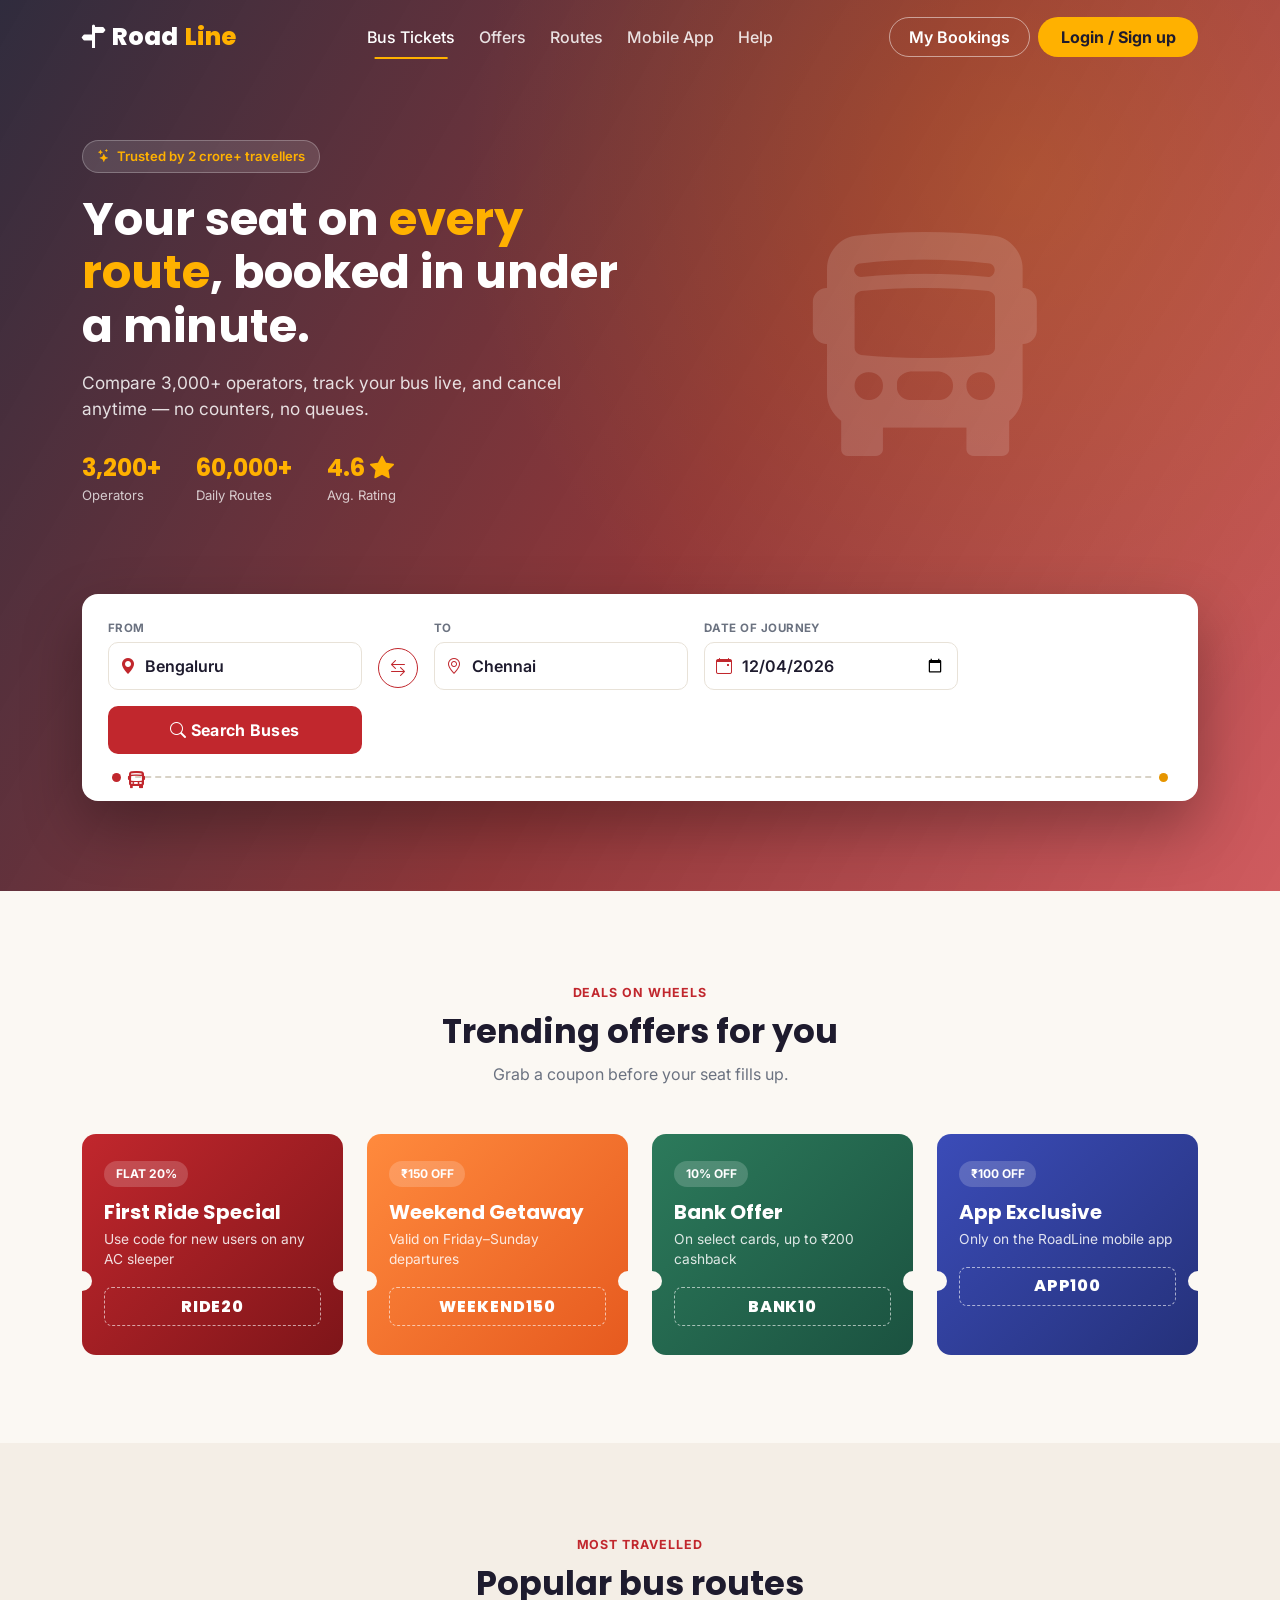
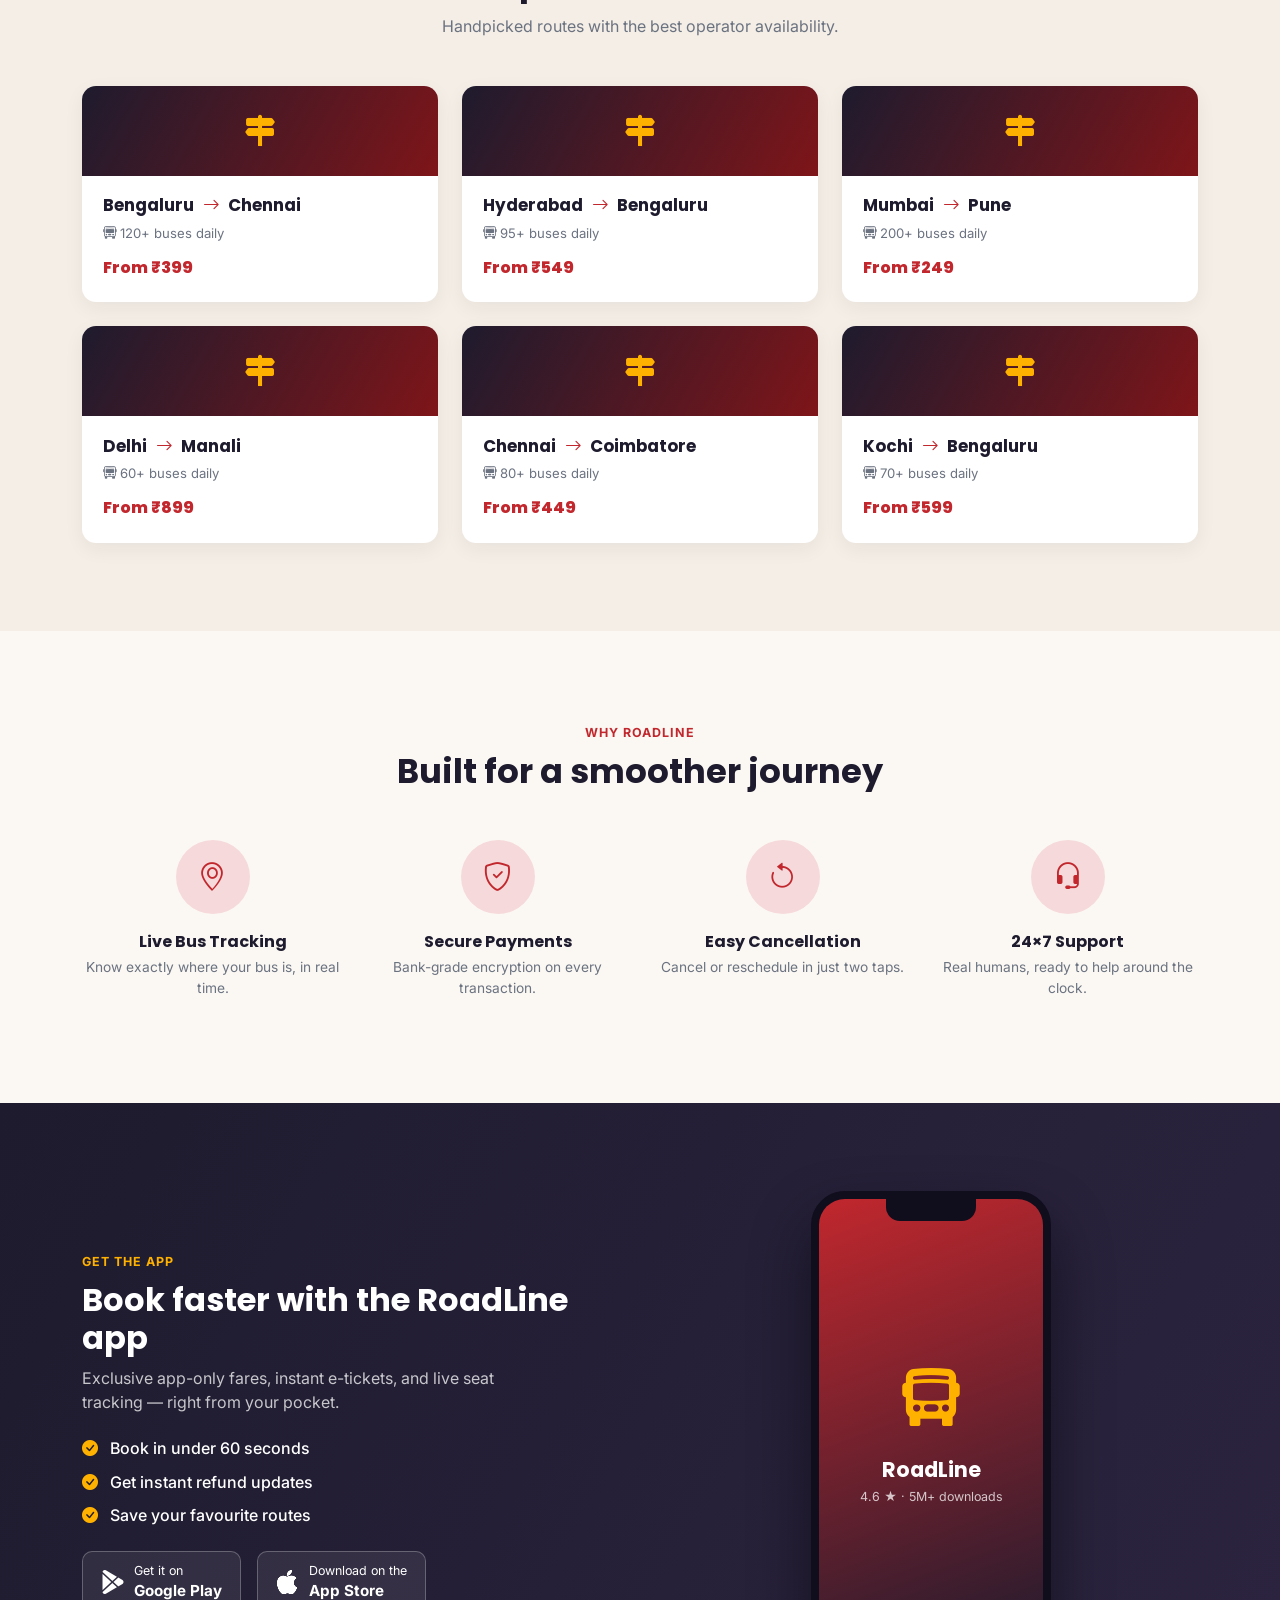
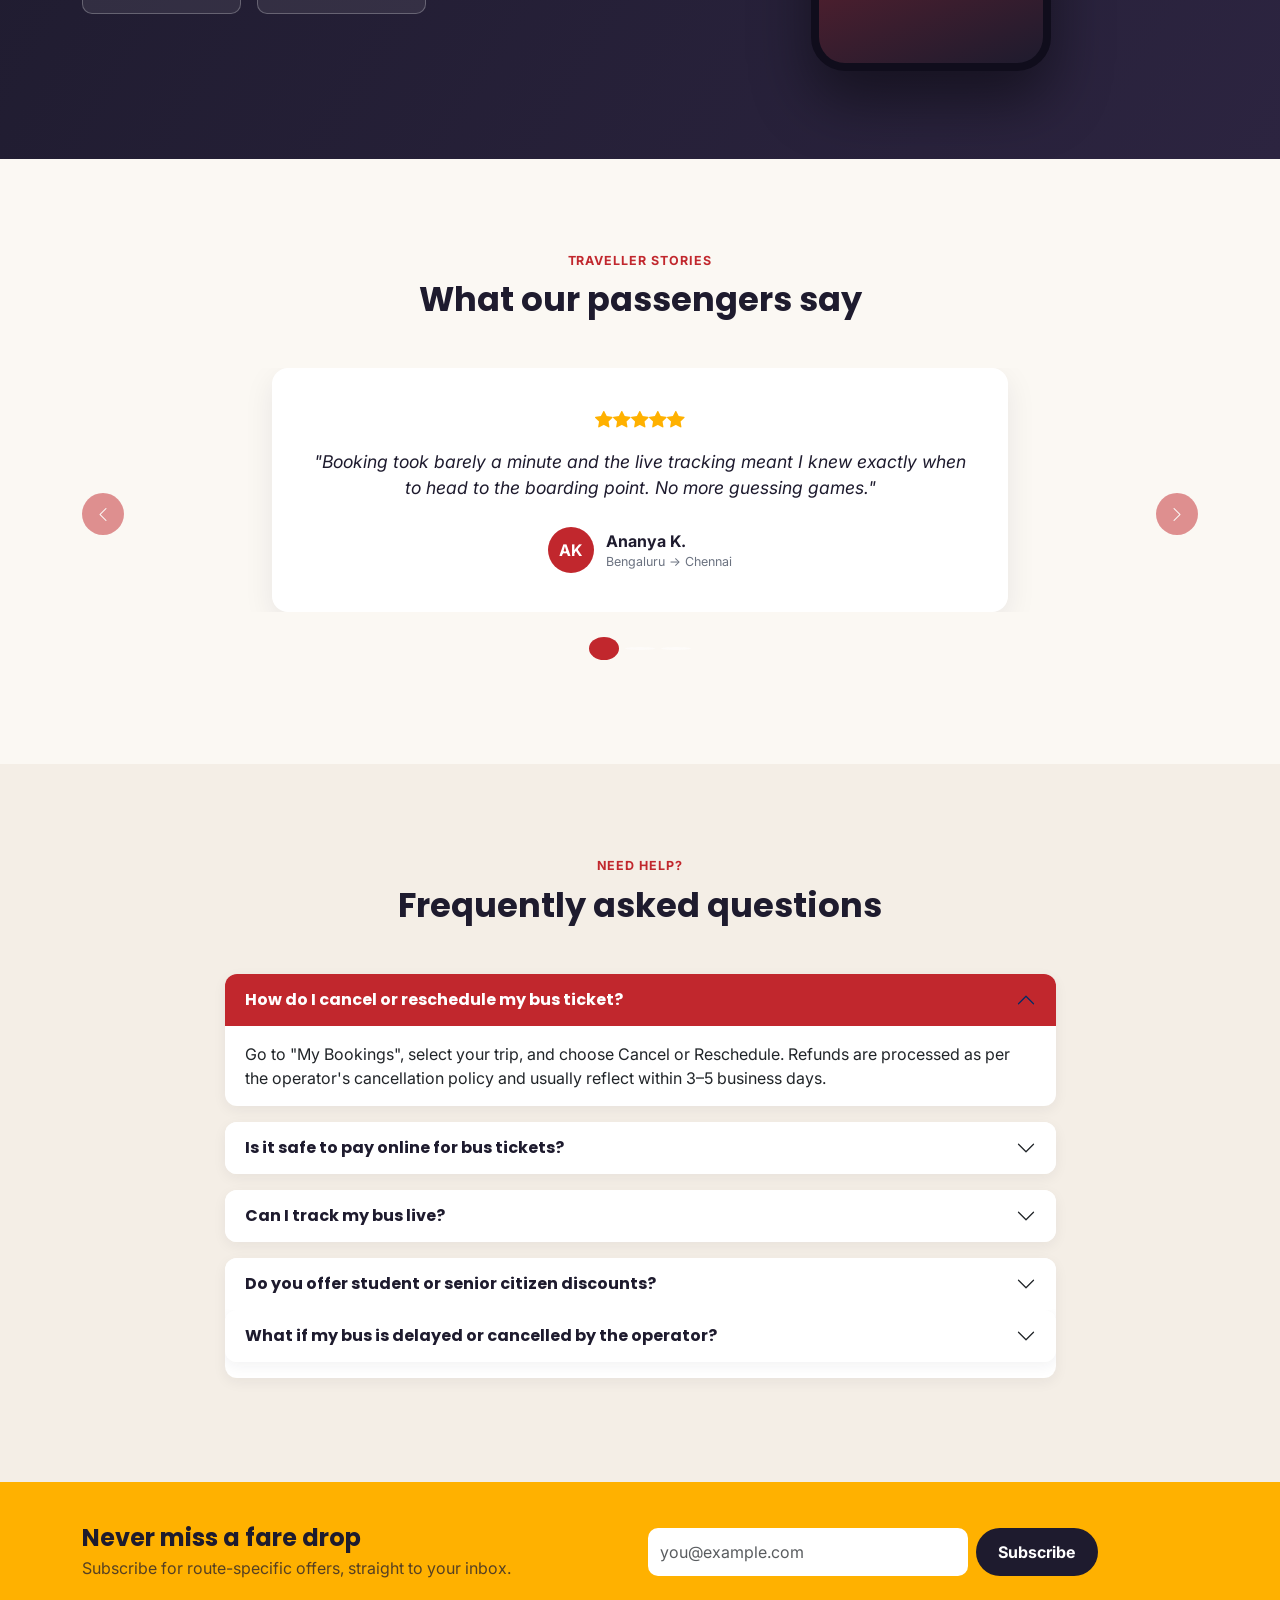
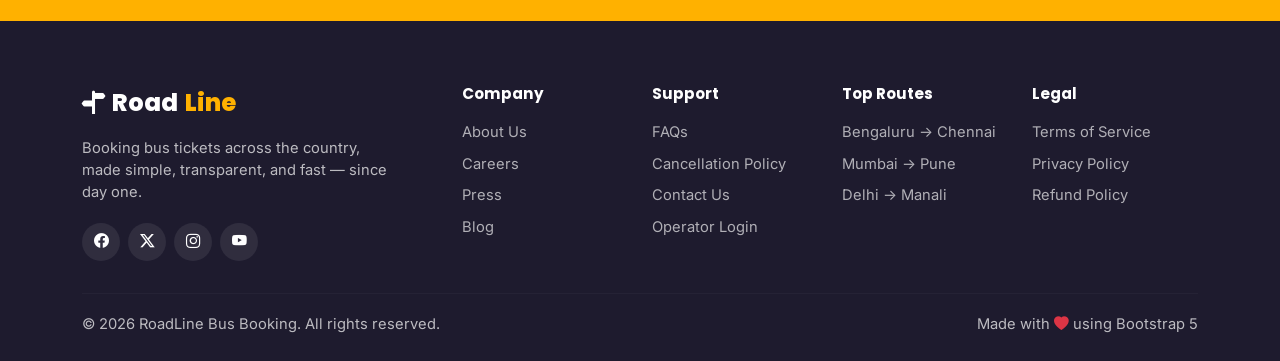
<file: index.html>
<!DOCTYPE html>
<html lang="en">
<head>
<meta charset="UTF-8">
<meta name="viewport" content="width=device-width, initial-scale=1.0">
<title>RoadLine Bus Booking | Book Bus Tickets Online</title>
<meta name="description" content="Book bus tickets online with RoadLine — India-inspired bus ticket booking landing page built with Bootstrap 5.">

<!-- Google Fonts -->
<link rel="preconnect" href="https://fonts.googleapis.com">
<link href="https://fonts.googleapis.com/css2?family=Poppins:wght@500;600;700;800&family=Inter:wght@400;500;600&display=swap" rel="stylesheet">

<!-- Bootstrap 5 CSS -->
<link href="https://cdn.jsdelivr.net/npm/bootstrap@5.3.3/dist/css/bootstrap.min.css" rel="stylesheet">
<!-- Bootstrap Icons -->
<link href="https://cdn.jsdelivr.net/npm/bootstrap-icons@1.11.3/font/bootstrap-icons.css" rel="stylesheet">
<!-- Custom CSS -->
<link href="styles.css" rel="stylesheet">
</head>
<body>

<!-- ===================== NAVBAR ===================== -->
<nav class="navbar navbar-expand-lg navbar-light fixed-top rb-navbar" id="mainNav">
  <div class="container">
    <a class="navbar-brand rb-logo" href="#top">
      <i class="bi bi-signpost-split-fill"></i> Road<span>Line</span>
    </a>
    <button class="navbar-toggler" type="button" data-bs-toggle="collapse" data-bs-target="#navMenu" aria-controls="navMenu" aria-expanded="false" aria-label="Toggle navigation">
      <span class="navbar-toggler-icon"></span>
    </button>
    <div class="collapse navbar-collapse" id="navMenu">
      <ul class="navbar-nav mx-auto mb-2 mb-lg-0 gap-lg-2">
        <li class="nav-item"><a class="nav-link active" href="#top">Bus Tickets</a></li>
        <li class="nav-item"><a class="nav-link" href="#offers">Offers</a></li>
        <li class="nav-item"><a class="nav-link" href="#routes">Routes</a></li>
        <li class="nav-item"><a class="nav-link" href="#app">Mobile App</a></li>
        <li class="nav-item"><a class="nav-link" href="#faq">Help</a></li>
      </ul>
      <div class="d-flex gap-2">
        <a href="#" class="btn btn-outline-light rb-btn-outline">My Bookings</a>
        <a href="#" class="btn rb-btn-amber">Login / Sign up</a>
      </div>
    </div>
  </div>
</nav>

<!-- ===================== HERO ===================== -->
<header class="rb-hero" id="top">
  <div class="rb-hero-overlay"></div>
  <div class="container position-relative">
    <div class="row align-items-center">
      <div class="col-lg-6 rb-hero-text" data-reveal>
        <span class="rb-eyebrow"><i class="bi bi-stars"></i> Trusted by 2 crore+ travellers</span>
        <h1>Your seat on <span>every route</span>, booked in under a minute.</h1>
        <p class="rb-hero-sub">Compare 3,000+ operators, track your bus live, and cancel anytime — no counters, no queues.</p>
        <div class="rb-hero-stats">
          <div><strong>3,200+</strong><span>Operators</span></div>
          <div><strong>60,000+</strong><span>Daily Routes</span></div>
          <div><strong>4.6 <i class="bi bi-star-fill"></i></strong><span>Avg. Rating</span></div>
        </div>
      </div>
      <div class="col-lg-6 d-none d-lg-block" data-reveal>
        <div class="rb-hero-art">
          <i class="bi bi-bus-front-fill"></i>
        </div>
      </div>
    </div>

    <!-- Search Card -->
    <div class="rb-search-card" data-reveal>
      <form id="searchForm" class="row g-3 align-items-end">
        <div class="col-12 col-md-3 position-relative">
          <label class="rb-field-label">FROM</label>
          <div class="rb-input-group">
            <i class="bi bi-geo-alt-fill rb-input-icon"></i>
            <input type="text" class="form-control rb-input" id="fromCity" placeholder="Enter city" value="Bengaluru" list="cityList">
          </div>
        </div>

        <div class="col-12 col-md-auto d-flex justify-content-center order-md-0">
          <button type="button" id="swapBtn" class="rb-swap-btn" aria-label="Swap cities" title="Swap cities">
            <i class="bi bi-arrow-left-right"></i>
          </button>
        </div>

        <div class="col-12 col-md-3">
          <label class="rb-field-label">TO</label>
          <div class="rb-input-group">
            <i class="bi bi-geo-alt rb-input-icon"></i>
            <input type="text" class="form-control rb-input" id="toCity" placeholder="Enter city" value="Chennai" list="cityList">
          </div>
        </div>

        <datalist id="cityList">
          <option value="Bengaluru"><option value="Chennai"><option value="Hyderabad">
          <option value="Mumbai"><option value="Pune"><option value="Goa">
          <option value="Delhi"><option value="Coimbatore"><option value="Kochi">
        </datalist>

        <div class="col-12 col-md-3">
          <label class="rb-field-label">DATE OF JOURNEY</label>
          <div class="rb-input-group">
            <i class="bi bi-calendar-event rb-input-icon"></i>
            <input type="date" class="form-control rb-input" id="travelDate">
          </div>
        </div>

        <div class="col-12 col-md-3">
          <button type="submit" class="btn rb-search-btn w-100">
            <i class="bi bi-search"></i> Search Buses
          </button>
        </div>
      </form>
      <div class="rb-route-line" aria-hidden="true">
        <span class="rb-dot"></span><span class="rb-dash-track"><i class="bi bi-bus-front-fill rb-mini-bus"></i></span><span class="rb-dot rb-dot-end"></span>
      </div>
      <div id="searchToast" class="rb-search-toast">
        <i class="bi bi-check-circle-fill"></i> Searching buses from <b id="toastFrom"></b> to <b id="toastTo"></b> on <b id="toastDate"></b>…
      </div>
    </div>
  </div>
</header>

<!-- ===================== TRENDING OFFERS ===================== -->
<section class="rb-section" id="offers">
  <div class="container">
    <div class="rb-section-head" data-reveal>
      <span class="rb-kicker">Deals on wheels</span>
      <h2>Trending offers for you</h2>
      <p>Grab a coupon before your seat fills up.</p>
    </div>
    <div class="row g-4">
      <div class="col-md-6 col-lg-3" data-reveal>
        <div class="rb-ticket-card rb-bg-1">
          <span class="rb-badge">FLAT 20%</span>
          <h5>First Ride Special</h5>
          <p>Use code for new users on any AC sleeper</p>
          <div class="rb-coupon">RIDE20</div>
        </div>
      </div>
      <div class="col-md-6 col-lg-3" data-reveal>
        <div class="rb-ticket-card rb-bg-2">
          <span class="rb-badge">₹150 OFF</span>
          <h5>Weekend Getaway</h5>
          <p>Valid on Friday–Sunday departures</p>
          <div class="rb-coupon">WEEKEND150</div>
        </div>
      </div>
      <div class="col-md-6 col-lg-3" data-reveal>
        <div class="rb-ticket-card rb-bg-3">
          <span class="rb-badge">10% OFF</span>
          <h5>Bank Offer</h5>
          <p>On select cards, up to ₹200 cashback</p>
          <div class="rb-coupon">BANK10</div>
        </div>
      </div>
      <div class="col-md-6 col-lg-3" data-reveal>
        <div class="rb-ticket-card rb-bg-4">
          <span class="rb-badge">₹100 OFF</span>
          <h5>App Exclusive</h5>
          <p>Only on the RoadLine mobile app</p>
          <div class="rb-coupon">APP100</div>
        </div>
      </div>
    </div>
  </div>
</section>

<!-- ===================== POPULAR ROUTES ===================== -->
<section class="rb-section rb-section-tint" id="routes">
  <div class="container">
    <div class="rb-section-head" data-reveal>
      <span class="rb-kicker">Most travelled</span>
      <h2>Popular bus routes</h2>
      <p>Handpicked routes with the best operator availability.</p>
    </div>
    <div class="row g-4">
      <div class="col-sm-6 col-lg-4" data-reveal>
        <div class="rb-route-card">
          <div class="rb-route-top"><i class="bi bi-signpost-2-fill"></i></div>
          <div class="rb-route-body">
            <h6>Bengaluru <i class="bi bi-arrow-right"></i> Chennai</h6>
            <span class="rb-route-meta"><i class="bi bi-bus-front"></i> 120+ buses daily</span>
            <div class="rb-route-price">From ₹399</div>
          </div>
        </div>
      </div>
      <div class="col-sm-6 col-lg-4" data-reveal>
        <div class="rb-route-card">
          <div class="rb-route-top"><i class="bi bi-signpost-2-fill"></i></div>
          <div class="rb-route-body">
            <h6>Hyderabad <i class="bi bi-arrow-right"></i> Bengaluru</h6>
            <span class="rb-route-meta"><i class="bi bi-bus-front"></i> 95+ buses daily</span>
            <div class="rb-route-price">From ₹549</div>
          </div>
        </div>
      </div>
      <div class="col-sm-6 col-lg-4" data-reveal>
        <div class="rb-route-card">
          <div class="rb-route-top"><i class="bi bi-signpost-2-fill"></i></div>
          <div class="rb-route-body">
            <h6>Mumbai <i class="bi bi-arrow-right"></i> Pune</h6>
            <span class="rb-route-meta"><i class="bi bi-bus-front"></i> 200+ buses daily</span>
            <div class="rb-route-price">From ₹249</div>
          </div>
        </div>
      </div>
      <div class="col-sm-6 col-lg-4" data-reveal>
        <div class="rb-route-card">
          <div class="rb-route-top"><i class="bi bi-signpost-2-fill"></i></div>
          <div class="rb-route-body">
            <h6>Delhi <i class="bi bi-arrow-right"></i> Manali</h6>
            <span class="rb-route-meta"><i class="bi bi-bus-front"></i> 60+ buses daily</span>
            <div class="rb-route-price">From ₹899</div>
          </div>
        </div>
      </div>
      <div class="col-sm-6 col-lg-4" data-reveal>
        <div class="rb-route-card">
          <div class="rb-route-top"><i class="bi bi-signpost-2-fill"></i></div>
          <div class="rb-route-body">
            <h6>Chennai <i class="bi bi-arrow-right"></i> Coimbatore</h6>
            <span class="rb-route-meta"><i class="bi bi-bus-front"></i> 80+ buses daily</span>
            <div class="rb-route-price">From ₹449</div>
          </div>
        </div>
      </div>
      <div class="col-sm-6 col-lg-4" data-reveal>
        <div class="rb-route-card">
          <div class="rb-route-top"><i class="bi bi-signpost-2-fill"></i></div>
          <div class="rb-route-body">
            <h6>Kochi <i class="bi bi-arrow-right"></i> Bengaluru</h6>
            <span class="rb-route-meta"><i class="bi bi-bus-front"></i> 70+ buses daily</span>
            <div class="rb-route-price">From ₹599</div>
          </div>
        </div>
      </div>
    </div>
  </div>
</section>

<!-- ===================== SERVICE FEATURES ===================== -->
<section class="rb-section">
  <div class="container">
    <div class="rb-section-head" data-reveal>
      <span class="rb-kicker">Why RoadLine</span>
      <h2>Built for a smoother journey</h2>
    </div>
    <div class="row g-4 text-center">
      <div class="col-6 col-lg-3" data-reveal>
        <div class="rb-feature">
          <div class="rb-feature-icon"><i class="bi bi-geo-alt"></i></div>
          <h6>Live Bus Tracking</h6>
          <p>Know exactly where your bus is, in real time.</p>
        </div>
      </div>
      <div class="col-6 col-lg-3" data-reveal>
        <div class="rb-feature">
          <div class="rb-feature-icon"><i class="bi bi-shield-check"></i></div>
          <h6>Secure Payments</h6>
          <p>Bank-grade encryption on every transaction.</p>
        </div>
      </div>
      <div class="col-6 col-lg-3" data-reveal>
        <div class="rb-feature">
          <div class="rb-feature-icon"><i class="bi bi-arrow-counterclockwise"></i></div>
          <h6>Easy Cancellation</h6>
          <p>Cancel or reschedule in just two taps.</p>
        </div>
      </div>
      <div class="col-6 col-lg-3" data-reveal>
        <div class="rb-feature">
          <div class="rb-feature-icon"><i class="bi bi-headset"></i></div>
          <h6>24×7 Support</h6>
          <p>Real humans, ready to help around the clock.</p>
        </div>
      </div>
    </div>
  </div>
</section>

<!-- ===================== APP DOWNLOAD ===================== -->
<section class="rb-app-section" id="app">
  <div class="container">
    <div class="row align-items-center g-5">
      <div class="col-lg-6" data-reveal>
        <span class="rb-kicker rb-kicker-light">Get the app</span>
        <h2 class="text-white">Book faster with the RoadLine app</h2>
        <p class="rb-app-sub">Exclusive app-only fares, instant e-tickets, and live seat tracking — right from your pocket.</p>
        <ul class="rb-app-list">
          <li><i class="bi bi-check-circle-fill"></i> Book in under 60 seconds</li>
          <li><i class="bi bi-check-circle-fill"></i> Get instant refund updates</li>
          <li><i class="bi bi-check-circle-fill"></i> Save your favourite routes</li>
        </ul>
        <div class="d-flex flex-wrap gap-3 mt-4">
          <a href="#" class="rb-store-btn"><i class="bi bi-google-play"></i><span>Get it on<br><b>Google Play</b></span></a>
          <a href="#" class="rb-store-btn"><i class="bi bi-apple"></i><span>Download on the<br><b>App Store</b></span></a>
        </div>
      </div>
      <div class="col-lg-6 text-center" data-reveal>
        <div class="rb-phone-mock">
          <div class="rb-phone-notch"></div>
          <div class="rb-phone-screen">
            <i class="bi bi-bus-front-fill"></i>
            <p>RoadLine</p>
            <span>4.6 ★ · 5M+ downloads</span>
          </div>
        </div>
      </div>
    </div>
  </div>
</section>

<!-- ===================== TESTIMONIALS ===================== -->
<section class="rb-section" id="testimonials">
  <div class="container">
    <div class="rb-section-head" data-reveal>
      <span class="rb-kicker">Traveller stories</span>
      <h2>What our passengers say</h2>
    </div>
    <div id="rbCarousel" class="carousel slide" data-bs-ride="carousel" data-reveal>
      <div class="carousel-inner">
        <div class="carousel-item active">
          <div class="row justify-content-center">
            <div class="col-lg-8">
              <div class="rb-testimonial">
                <div class="rb-stars"><i class="bi bi-star-fill"></i><i class="bi bi-star-fill"></i><i class="bi bi-star-fill"></i><i class="bi bi-star-fill"></i><i class="bi bi-star-fill"></i></div>
                <p>"Booking took barely a minute and the live tracking meant I knew exactly when to head to the boarding point. No more guessing games."</p>
                <div class="rb-testimonial-user">
                  <div class="rb-avatar">AK</div>
                  <div><strong>Ananya K.</strong><span>Bengaluru → Chennai</span></div>
                </div>
              </div>
            </div>
          </div>
        </div>
        <div class="carousel-item">
          <div class="row justify-content-center">
            <div class="col-lg-8">
              <div class="rb-testimonial">
                <div class="rb-stars"><i class="bi bi-star-fill"></i><i class="bi bi-star-fill"></i><i class="bi bi-star-fill"></i><i class="bi bi-star-fill"></i><i class="bi bi-star-half"></i></div>
                <p>"Had to cancel last minute due to a work emergency — refund was processed within a day. That kind of reliability keeps me coming back."</p>
                <div class="rb-testimonial-user">
                  <div class="rb-avatar">RS</div>
                  <div><strong>Rahul S.</strong><span>Mumbai → Pune</span></div>
                </div>
              </div>
            </div>
          </div>
        </div>
        <div class="carousel-item">
          <div class="row justify-content-center">
            <div class="col-lg-8">
              <div class="rb-testimonial">
                <div class="rb-stars"><i class="bi bi-star-fill"></i><i class="bi bi-star-fill"></i><i class="bi bi-star-fill"></i><i class="bi bi-star-fill"></i><i class="bi bi-star-fill"></i></div>
                <p>"Comparing operators side by side saved me both money and time. The app-only coupon made my weekend trip even cheaper."</p>
                <div class="rb-testimonial-user">
                  <div class="rb-avatar">MN</div>
                  <div><strong>Meera N.</strong><span>Delhi → Manali</span></div>
                </div>
              </div>
            </div>
          </div>
        </div>
      </div>
      <button class="carousel-control-prev" type="button" data-bs-target="#rbCarousel" data-bs-slide="prev">
        <span class="rb-carousel-arrow"><i class="bi bi-chevron-left"></i></span>
      </button>
      <button class="carousel-control-next" type="button" data-bs-target="#rbCarousel" data-bs-slide="next">
        <span class="rb-carousel-arrow"><i class="bi bi-chevron-right"></i></span>
      </button>
      <div class="carousel-indicators rb-carousel-indicators">
        <button type="button" data-bs-target="#rbCarousel" data-bs-slide-to="0" class="active"></button>
        <button type="button" data-bs-target="#rbCarousel" data-bs-slide-to="1"></button>
        <button type="button" data-bs-target="#rbCarousel" data-bs-slide-to="2"></button>
      </div>
    </div>
  </div>
</section>

<!-- ===================== FAQ ===================== -->
<section class="rb-section rb-section-tint" id="faq">
  <div class="container">
    <div class="rb-section-head" data-reveal>
      <span class="rb-kicker">Need help?</span>
      <h2>Frequently asked questions</h2>
    </div>
    <div class="row justify-content-center">
      <div class="col-lg-9" data-reveal>
        <div class="accordion rb-accordion" id="faqAccordion">
          <div class="accordion-item">
            <h2 class="accordion-header">
              <button class="accordion-button" type="button" data-bs-toggle="collapse" data-bs-target="#faq1">
                How do I cancel or reschedule my bus ticket?
              </button>
            </h2>
            <div id="faq1" class="accordion-collapse collapse show" data-bs-parent="#faqAccordion">
              <div class="accordion-body">Go to "My Bookings", select your trip, and choose Cancel or Reschedule. Refunds are processed as per the operator's cancellation policy and usually reflect within 3–5 business days.</div>
            </div>
          </div>
          <div class="accordion-item">
            <h2 class="accordion-header">
              <button class="accordion-button collapsed" type="button" data-bs-toggle="collapse" data-bs-target="#faq2">
                Is it safe to pay online for bus tickets?
              </button>
            </h2>
            <div id="faq2" class="accordion-collapse collapse" data-bs-parent="#faqAccordion">
              <div class="accordion-body">Yes. All payments are processed through encrypted, PCI-DSS compliant gateways, and we never store your card details on our servers.</div>
            </div>
          </div>
          <div class="accordion-item">
            <h2 class="accordion-header">
              <button class="accordion-button collapsed" type="button" data-bs-toggle="collapse" data-bs-target="#faq3">
                Can I track my bus live?
              </button>
            </h2>
            <div id="faq3" class="accordion-collapse collapse" data-bs-parent="#faqAccordion">
              <div class="accordion-body">Absolutely — most operators support live GPS tracking, visible from your ticket confirmation page or the mobile app, so you always know your bus's ETA.</div>
            </div>
          </div>
          <div class="accordion-item">
            <h2 class="accordion-header">
              <button class="accordion-button collapsed" type="button" data-bs-toggle="collapse" data-bs-target="#faq4">
                Do you offer student or senior citizen discounts?
              </button>
            </h2>
            <div id="faq4" class="accordion-collapse collapse" data-bs-parent="#faqAccordion">
              <div class="accordion-body">Select operators offer concession fares. Look for the "Concession Available" tag
                </div>
          </div>
          <div class="accordion-item">
            <h2 class="accordion-header">
              <button class="accordion-button collapsed" type="button" data-bs-toggle="collapse" data-bs-target="#faq5">
                What if my bus is delayed or cancelled by the operator?
              </button>
            </h2>
            <div id="faq5" class="accordion-collapse collapse" data-bs-parent="#faqAccordion">
              <div class="accordion-body">You'll be notified immediately via SMS and app alert, with the option of a full refund or a free rebooking on the next available bus.</div>
            </div>
          </div>
        </div>
      </div>
    </div>
  </div>
</section>

<!-- ===================== NEWSLETTER STRIP ===================== -->
<section class="rb-newsletter">
  <div class="container">
    <div class="row align-items-center g-3">
      <div class="col-lg-6" data-reveal>
        <h4>Never miss a fare drop</h4>
        <p>Subscribe for route-specific offers, straight to your inbox.</p>
      </div>
      <div class="col-lg-6" data-reveal>
        <form class="d-flex gap-2" onsubmit="return false;">
          <input type="email" class="form-control rb-news-input" placeholder="you@example.com" required>
          <button class="btn rb-btn-amber flex-shrink-0" type="submit">Subscribe</button>
        </form>
      </div>
    </div>
  </div>
</section>

<!-- ===================== FOOTER ===================== -->
<footer class="rb-footer">
  <div class="container">
    <div class="row g-4">
      <div class="col-lg-4">
        <a class="rb-logo rb-logo-footer" href="#top"><i class="bi bi-signpost-split-fill"></i> Road<span>Line</span></a>
        <p class="rb-footer-about">Booking bus tickets across the country, made simple, transparent, and fast — since day one.</p>
        <div class="d-flex gap-2">
          <a href="#" class="rb-social"><i class="bi bi-facebook"></i></a>
          <a href="#" class="rb-social"><i class="bi bi-twitter-x"></i></a>
          <a href="#" class="rb-social"><i class="bi bi-instagram"></i></a>
          <a href="#" class="rb-social"><i class="bi bi-youtube"></i></a>
        </div>
      </div>
      <div class="col-6 col-lg-2">
        <h6>Company</h6>
        <ul class="rb-footer-links">
          <li><a href="#">About Us</a></li>
          <li><a href="#">Careers</a></li>
          <li><a href="#">Press</a></li>
          <li><a href="#">Blog</a></li>
        </ul>
      </div>
      <div class="col-6 col-lg-2">
        <h6>Support</h6>
        <ul class="rb-footer-links">
          <li><a href="#faq">FAQs</a></li>
          <li><a href="#">Cancellation Policy</a></li>
          <li><a href="#">Contact Us</a></li>
          <li><a href="#">Operator Login</a></li>
        </ul>
      </div>
      <div class="col-6 col-lg-2">
        <h6>Top Routes</h6>
        <ul class="rb-footer-links">
          <li><a href="#routes">Bengaluru → Chennai</a></li>
          <li><a href="#routes">Mumbai → Pune</a></li>
          <li><a href="#routes">Delhi → Manali</a></li>
        </ul>
      </div>
      <div class="col-6 col-lg-2">
        <h6>Legal</h6>
        <ul class="rb-footer-links">
          <li><a href="#">Terms of Service</a></li>
          <li><a href="#">Privacy Policy</a></li>
          <li><a href="#">Refund Policy</a></li>
        </ul>
      </div>
    </div>
    <hr class="rb-footer-hr">
    <div class="d-flex flex-column flex-md-row justify-content-between align-items-center gap-2">
      <span>© 2026 RoadLine Bus Booking. All rights reserved.</span>
      <span>Made with <i class="bi bi-heart-fill text-danger"></i> using Bootstrap 5</span>
    </div>
  </div>
</footer>

<!-- Back to top -->
<button id="backToTop" class="rb-back-top" aria-label="Back to top"><i class="bi bi-arrow-up"></i></button>

<!-- Bootstrap Bundle JS -->
<script src="https://cdn.jsdelivr.net/npm/bootstrap@5.3.3/dist/js/bootstrap.bundle.min.js"></script>
<script src="script.js"></script>
</body>
</html>
</file>
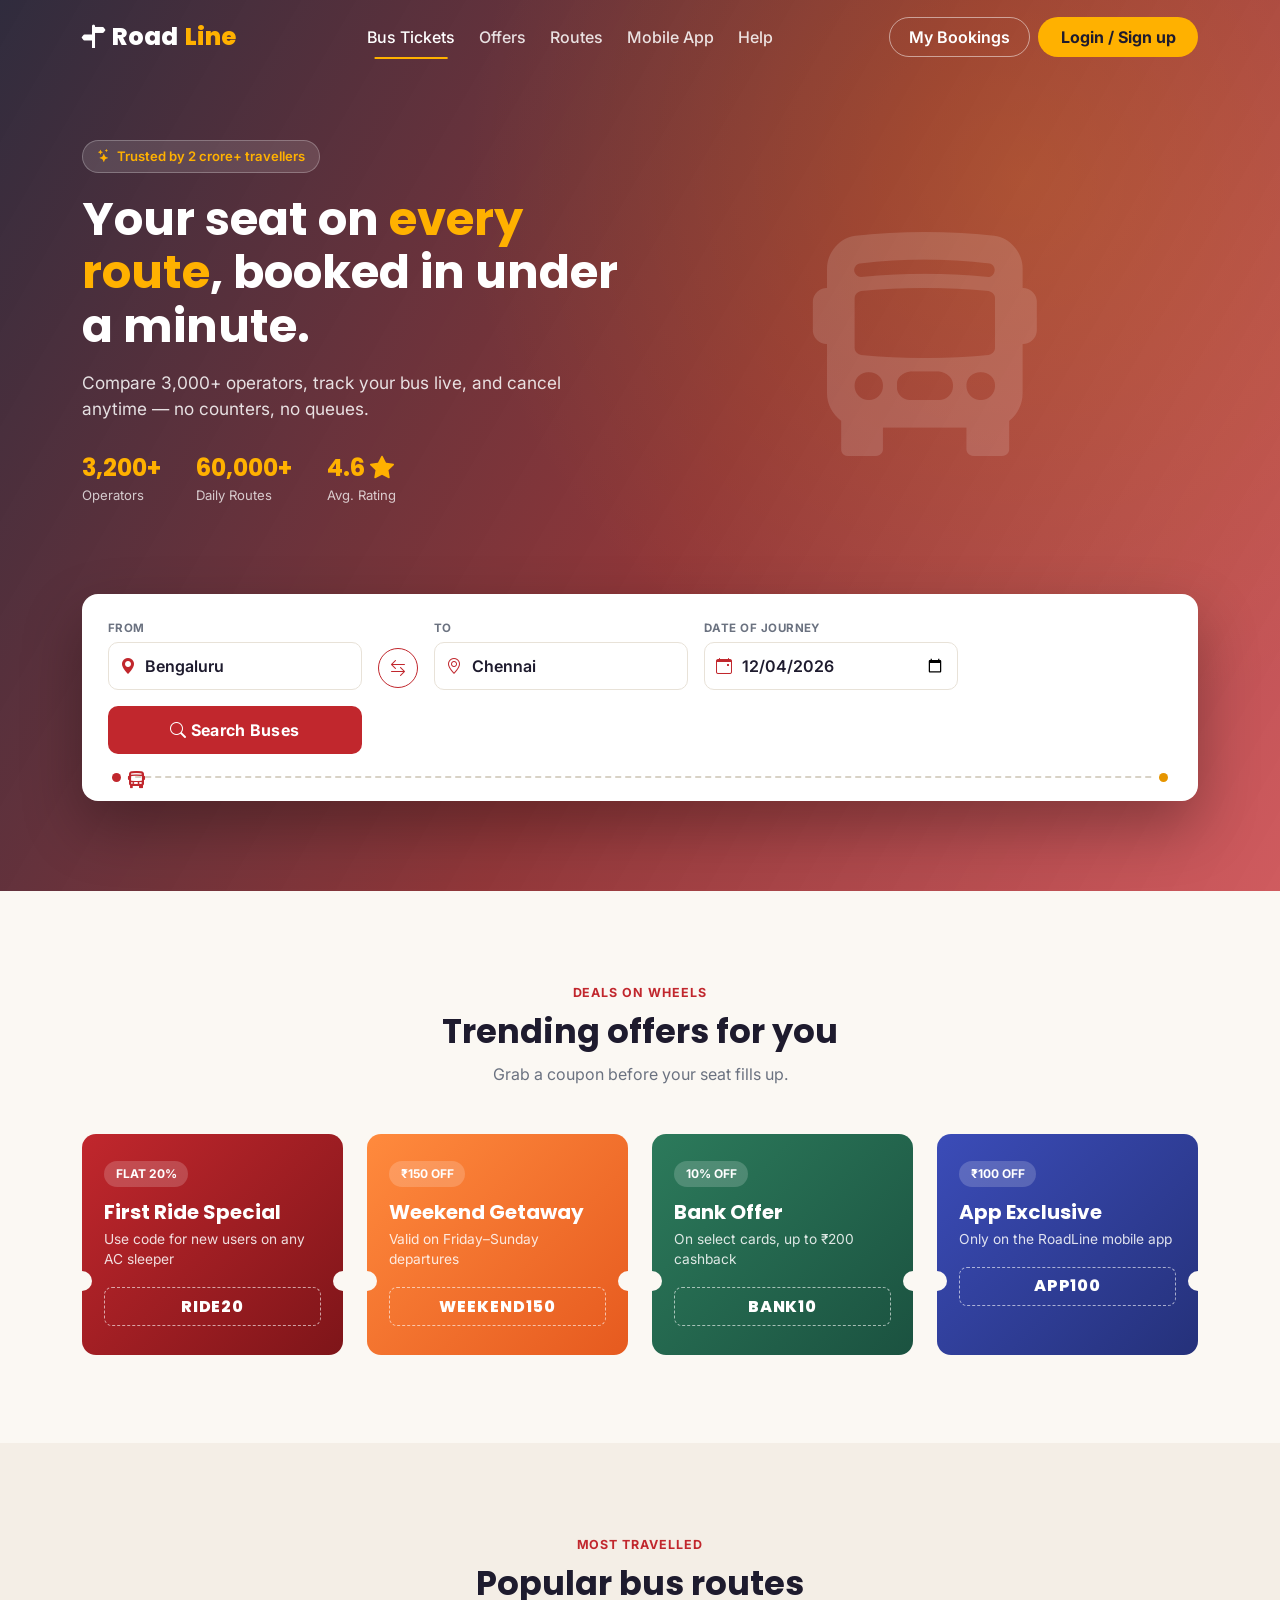
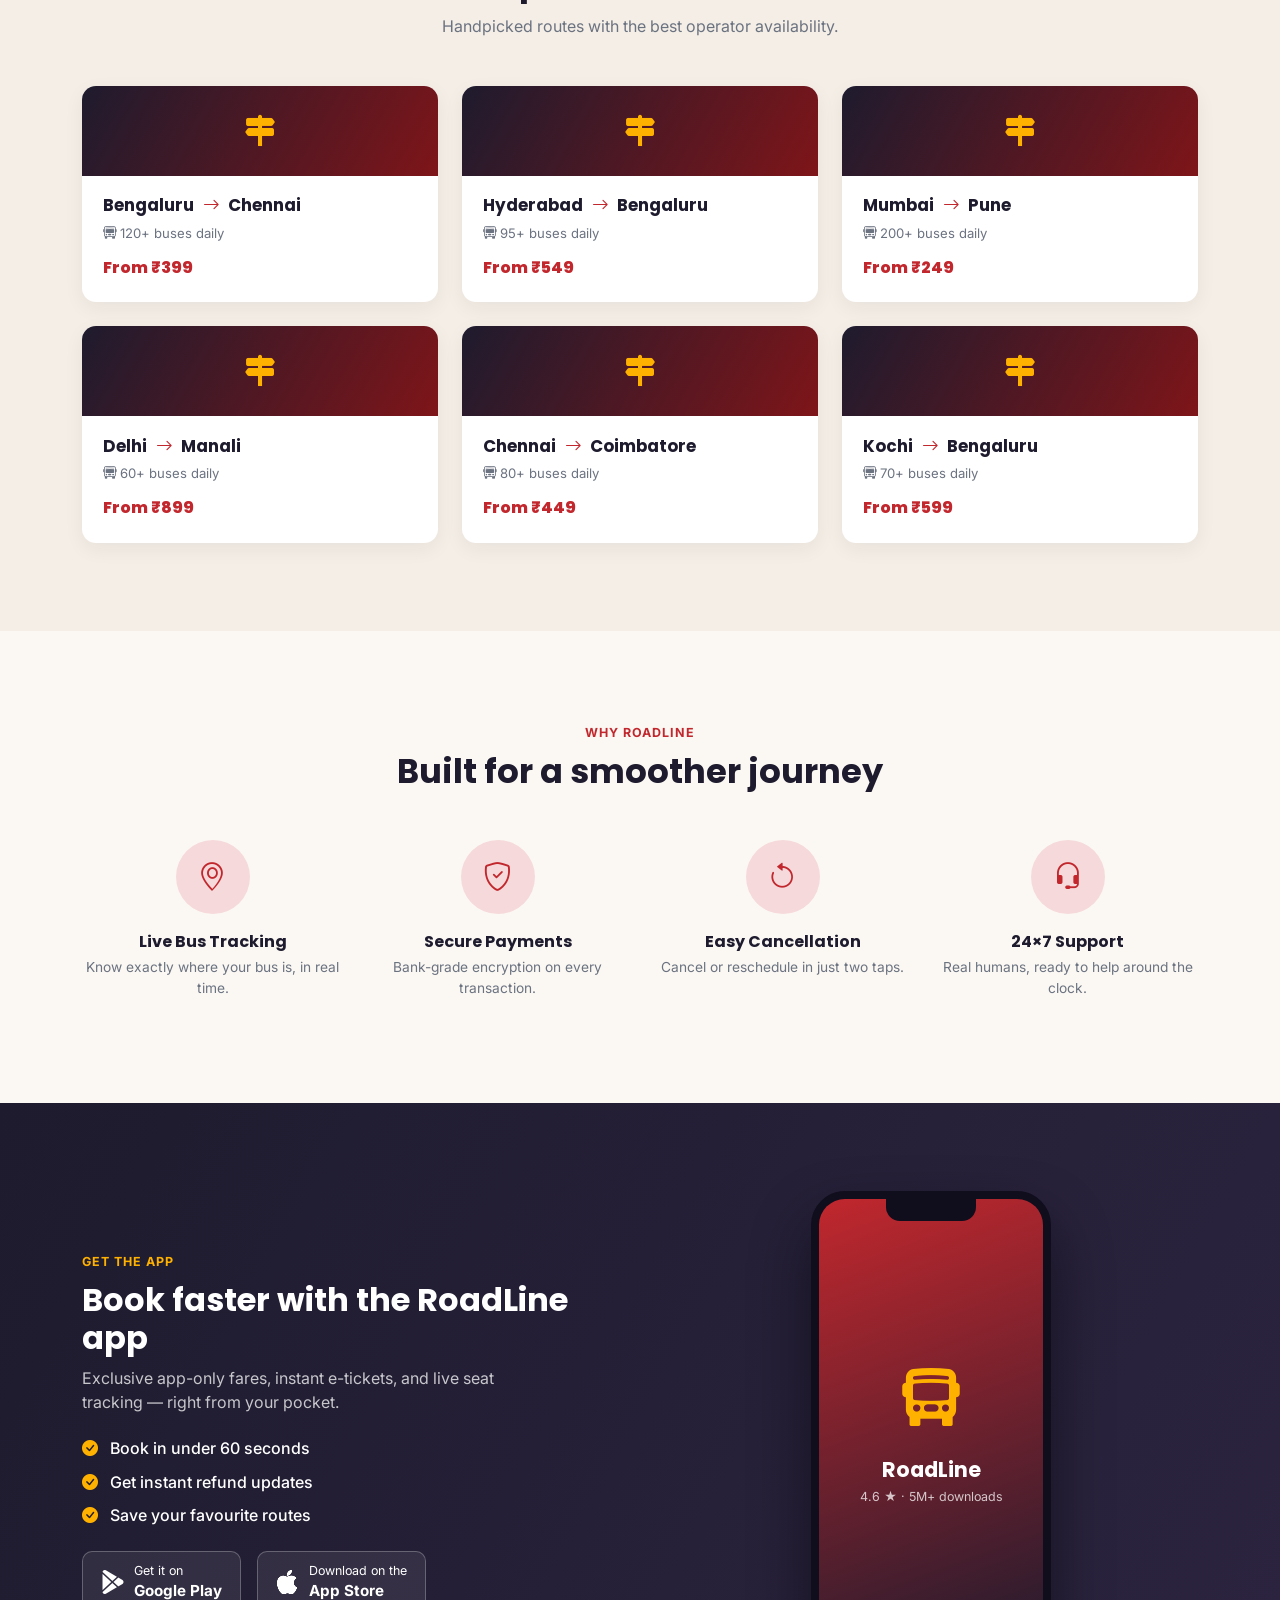
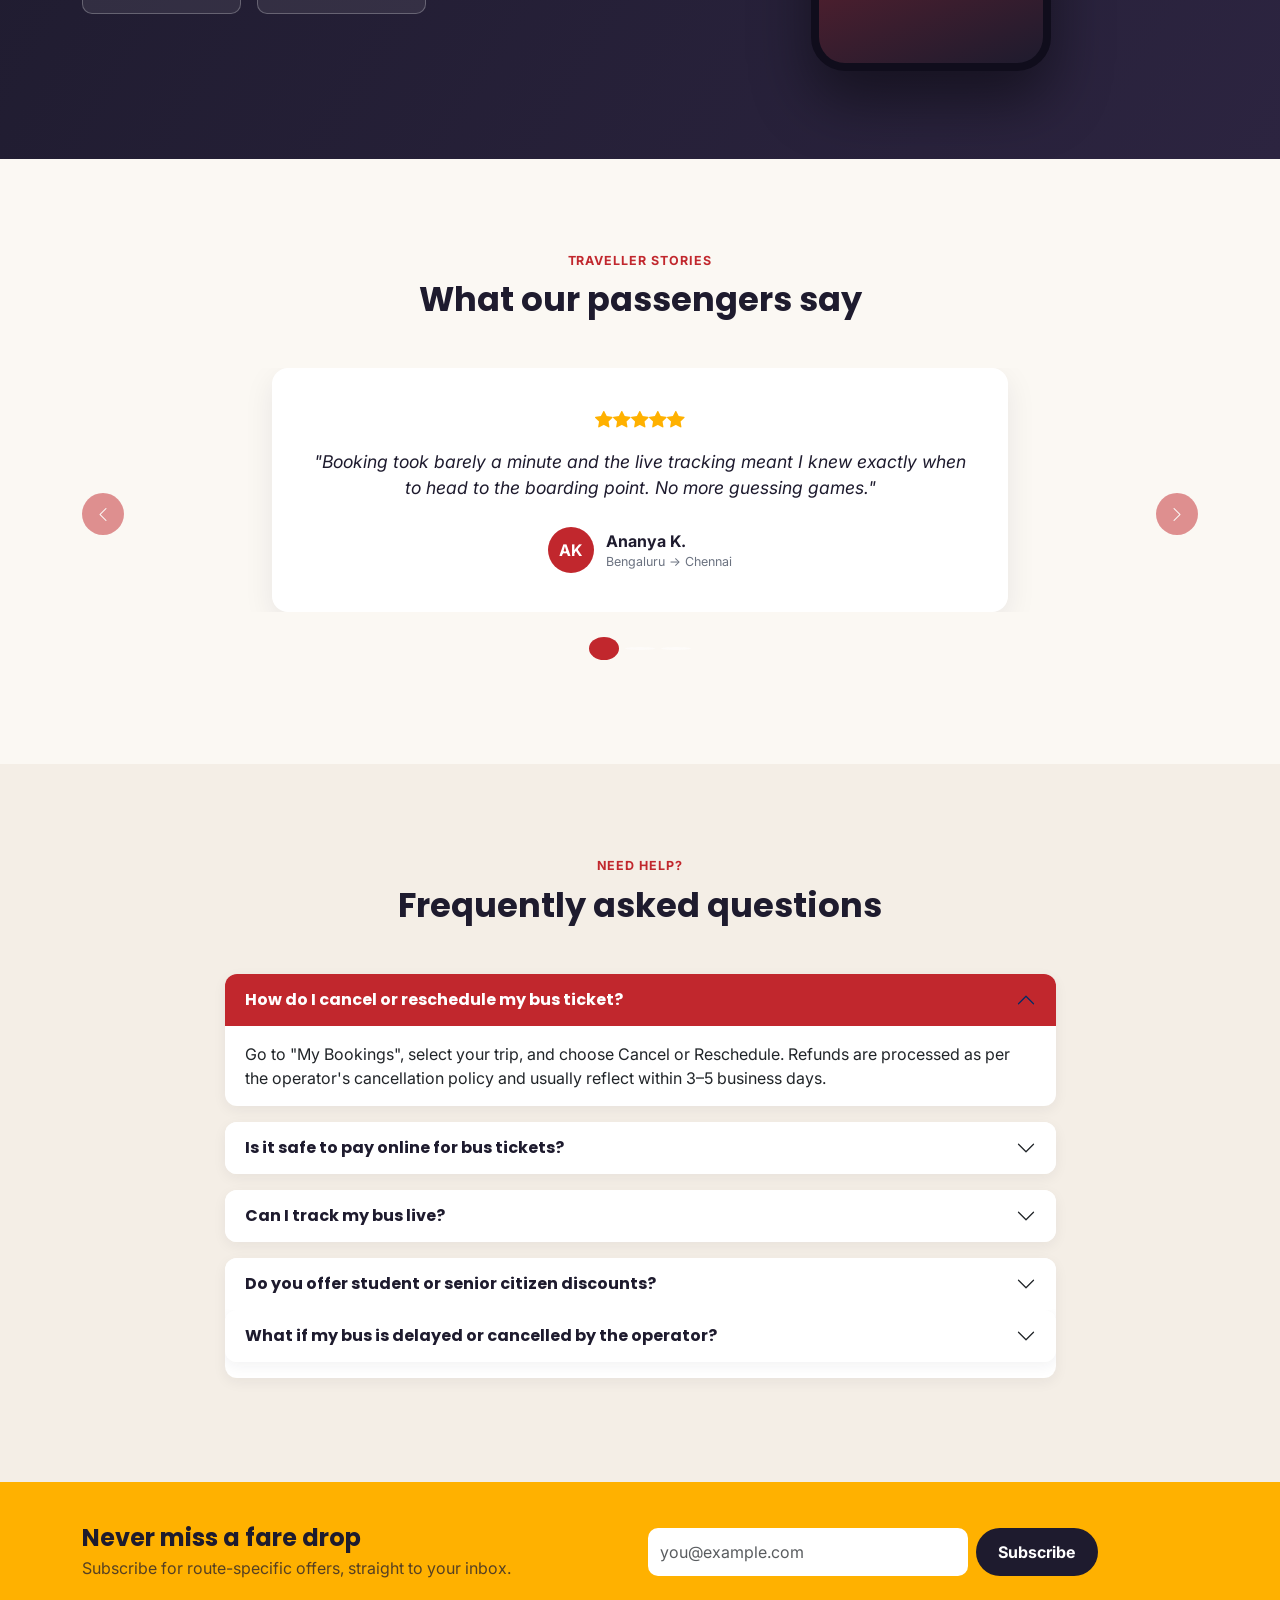
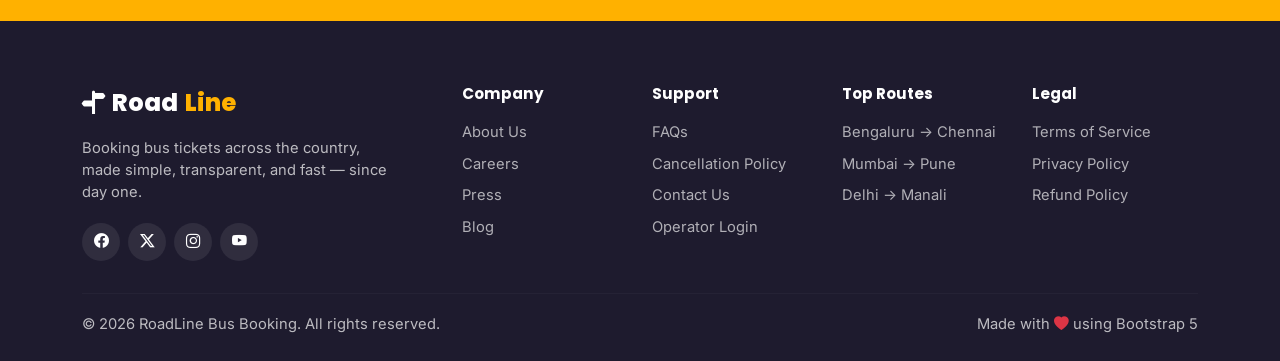
<file: ind.html>
<!DOCTYPE html>
<html lang="en">
<head>
<meta charset="UTF-8">
<meta name="viewport" content="width=device-width, initial-scale=1.0">
<title>RoadLine Bus Booking | Book Bus Tickets Online</title>
<meta name="description" content="Book bus tickets online with RoadLine — India-inspired bus ticket booking landing page built with Bootstrap 5.">

<!-- Google Fonts -->
<link rel="preconnect" href="https://fonts.googleapis.com">
<link href="https://fonts.googleapis.com/css2?family=Poppins:wght@500;600;700;800&family=Inter:wght@400;500;600&display=swap" rel="stylesheet">

<!-- Bootstrap 5 CSS -->
<link href="https://cdn.jsdelivr.net/npm/bootstrap@5.3.3/dist/css/bootstrap.min.css" rel="stylesheet">
<!-- Bootstrap Icons -->
<link href="https://cdn.jsdelivr.net/npm/bootstrap-icons@1.11.3/font/bootstrap-icons.css" rel="stylesheet">
<!-- Custom CSS -->
<link href="styles.css" rel="stylesheet">
</head>
<body>

<!-- ===================== NAVBAR ===================== -->
<nav class="navbar navbar-expand-lg navbar-light fixed-top rb-navbar" id="mainNav">
  <div class="container">
    <a class="navbar-brand rb-logo" href="#top">
      <i class="bi bi-signpost-split-fill"></i> Road<span>Line</span>
    </a>
    <button class="navbar-toggler" type="button" data-bs-toggle="collapse" data-bs-target="#navMenu" aria-controls="navMenu" aria-expanded="false" aria-label="Toggle navigation">
      <span class="navbar-toggler-icon"></span>
    </button>
    <div class="collapse navbar-collapse" id="navMenu">
      <ul class="navbar-nav mx-auto mb-2 mb-lg-0 gap-lg-2">
        <li class="nav-item"><a class="nav-link active" href="#top">Bus Tickets</a></li>
        <li class="nav-item"><a class="nav-link" href="#offers">Offers</a></li>
        <li class="nav-item"><a class="nav-link" href="#routes">Routes</a></li>
        <li class="nav-item"><a class="nav-link" href="#app">Mobile App</a></li>
        <li class="nav-item"><a class="nav-link" href="#faq">Help</a></li>
      </ul>
      <div class="d-flex gap-2">
        <a href="#" class="btn btn-outline-light rb-btn-outline">My Bookings</a>
        <a href="#" class="btn rb-btn-amber">Login / Sign up</a>
      </div>
    </div>
  </div>
</nav>

<!-- ===================== HERO ===================== -->
<header class="rb-hero" id="top">
  <div class="rb-hero-overlay"></div>
  <div class="container position-relative">
    <div class="row align-items-center">
      <div class="col-lg-6 rb-hero-text" data-reveal>
        <span class="rb-eyebrow"><i class="bi bi-stars"></i> Trusted by 2 crore+ travellers</span>
        <h1>Your seat on <span>every route</span>, booked in under a minute.</h1>
        <p class="rb-hero-sub">Compare 3,000+ operators, track your bus live, and cancel anytime — no counters, no queues.</p>
        <div class="rb-hero-stats">
          <div><strong>3,200+</strong><span>Operators</span></div>
          <div><strong>60,000+</strong><span>Daily Routes</span></div>
          <div><strong>4.6 <i class="bi bi-star-fill"></i></strong><span>Avg. Rating</span></div>
        </div>
      </div>
      <div class="col-lg-6 d-none d-lg-block" data-reveal>
        <div class="rb-hero-art">
          <i class="bi bi-bus-front-fill"></i>
        </div>
      </div>
    </div>

    <!-- Search Card -->
    <div class="rb-search-card" data-reveal>
      <form id="searchForm" class="row g-3 align-items-end">
        <div class="col-12 col-md-3 position-relative">
          <label class="rb-field-label">FROM</label>
          <div class="rb-input-group">
            <i class="bi bi-geo-alt-fill rb-input-icon"></i>
            <input type="text" class="form-control rb-input" id="fromCity" placeholder="Enter city" value="Bengaluru" list="cityList">
          </div>
        </div>

        <div class="col-12 col-md-auto d-flex justify-content-center order-md-0">
          <button type="button" id="swapBtn" class="rb-swap-btn" aria-label="Swap cities" title="Swap cities">
            <i class="bi bi-arrow-left-right"></i>
          </button>
        </div>

        <div class="col-12 col-md-3">
          <label class="rb-field-label">TO</label>
          <div class="rb-input-group">
            <i class="bi bi-geo-alt rb-input-icon"></i>
            <input type="text" class="form-control rb-input" id="toCity" placeholder="Enter city" value="Chennai" list="cityList">
          </div>
        </div>

        <datalist id="cityList">
          <option value="Bengaluru"><option value="Chennai"><option value="Hyderabad">
          <option value="Mumbai"><option value="Pune"><option value="Goa">
          <option value="Delhi"><option value="Coimbatore"><option value="Kochi">
        </datalist>

        <div class="col-12 col-md-3">
          <label class="rb-field-label">DATE OF JOURNEY</label>
          <div class="rb-input-group">
            <i class="bi bi-calendar-event rb-input-icon"></i>
            <input type="date" class="form-control rb-input" id="travelDate">
          </div>
        </div>

        <div class="col-12 col-md-3">
          <button type="submit" class="btn rb-search-btn w-100">
            <i class="bi bi-search"></i> Search Buses
          </button>
        </div>
      </form>
      <div class="rb-route-line" aria-hidden="true">
        <span class="rb-dot"></span><span class="rb-dash-track"><i class="bi bi-bus-front-fill rb-mini-bus"></i></span><span class="rb-dot rb-dot-end"></span>
      </div>
      <div id="searchToast" class="rb-search-toast">
        <i class="bi bi-check-circle-fill"></i> Searching buses from <b id="toastFrom"></b> to <b id="toastTo"></b> on <b id="toastDate"></b>…
      </div>
    </div>
  </div>
</header>

<!-- ===================== TRENDING OFFERS ===================== -->
<section class="rb-section" id="offers">
  <div class="container">
    <div class="rb-section-head" data-reveal>
      <span class="rb-kicker">Deals on wheels</span>
      <h2>Trending offers for you</h2>
      <p>Grab a coupon before your seat fills up.</p>
    </div>
    <div class="row g-4">
      <div class="col-md-6 col-lg-3" data-reveal>
        <div class="rb-ticket-card rb-bg-1">
          <span class="rb-badge">FLAT 20%</span>
          <h5>First Ride Special</h5>
          <p>Use code for new users on any AC sleeper</p>
          <div class="rb-coupon">RIDE20</div>
        </div>
      </div>
      <div class="col-md-6 col-lg-3" data-reveal>
        <div class="rb-ticket-card rb-bg-2">
          <span class="rb-badge">₹150 OFF</span>
          <h5>Weekend Getaway</h5>
          <p>Valid on Friday–Sunday departures</p>
          <div class="rb-coupon">WEEKEND150</div>
        </div>
      </div>
      <div class="col-md-6 col-lg-3" data-reveal>
        <div class="rb-ticket-card rb-bg-3">
          <span class="rb-badge">10% OFF</span>
          <h5>Bank Offer</h5>
          <p>On select cards, up to ₹200 cashback</p>
          <div class="rb-coupon">BANK10</div>
        </div>
      </div>
      <div class="col-md-6 col-lg-3" data-reveal>
        <div class="rb-ticket-card rb-bg-4">
          <span class="rb-badge">₹100 OFF</span>
          <h5>App Exclusive</h5>
          <p>Only on the RoadLine mobile app</p>
          <div class="rb-coupon">APP100</div>
        </div>
      </div>
    </div>
  </div>
</section>

<!-- ===================== POPULAR ROUTES ===================== -->
<section class="rb-section rb-section-tint" id="routes">
  <div class="container">
    <div class="rb-section-head" data-reveal>
      <span class="rb-kicker">Most travelled</span>
      <h2>Popular bus routes</h2>
      <p>Handpicked routes with the best operator availability.</p>
    </div>
    <div class="row g-4">
      <div class="col-sm-6 col-lg-4" data-reveal>
        <div class="rb-route-card">
          <div class="rb-route-top"><i class="bi bi-signpost-2-fill"></i></div>
          <div class="rb-route-body">
            <h6>Bengaluru <i class="bi bi-arrow-right"></i> Chennai</h6>
            <span class="rb-route-meta"><i class="bi bi-bus-front"></i> 120+ buses daily</span>
            <div class="rb-route-price">From ₹399</div>
          </div>
        </div>
      </div>
      <div class="col-sm-6 col-lg-4" data-reveal>
        <div class="rb-route-card">
          <div class="rb-route-top"><i class="bi bi-signpost-2-fill"></i></div>
          <div class="rb-route-body">
            <h6>Hyderabad <i class="bi bi-arrow-right"></i> Bengaluru</h6>
            <span class="rb-route-meta"><i class="bi bi-bus-front"></i> 95+ buses daily</span>
            <div class="rb-route-price">From ₹549</div>
          </div>
        </div>
      </div>
      <div class="col-sm-6 col-lg-4" data-reveal>
        <div class="rb-route-card">
          <div class="rb-route-top"><i class="bi bi-signpost-2-fill"></i></div>
          <div class="rb-route-body">
            <h6>Mumbai <i class="bi bi-arrow-right"></i> Pune</h6>
            <span class="rb-route-meta"><i class="bi bi-bus-front"></i> 200+ buses daily</span>
            <div class="rb-route-price">From ₹249</div>
          </div>
        </div>
      </div>
      <div class="col-sm-6 col-lg-4" data-reveal>
        <div class="rb-route-card">
          <div class="rb-route-top"><i class="bi bi-signpost-2-fill"></i></div>
          <div class="rb-route-body">
            <h6>Delhi <i class="bi bi-arrow-right"></i> Manali</h6>
            <span class="rb-route-meta"><i class="bi bi-bus-front"></i> 60+ buses daily</span>
            <div class="rb-route-price">From ₹899</div>
          </div>
        </div>
      </div>
      <div class="col-sm-6 col-lg-4" data-reveal>
        <div class="rb-route-card">
          <div class="rb-route-top"><i class="bi bi-signpost-2-fill"></i></div>
          <div class="rb-route-body">
            <h6>Chennai <i class="bi bi-arrow-right"></i> Coimbatore</h6>
            <span class="rb-route-meta"><i class="bi bi-bus-front"></i> 80+ buses daily</span>
            <div class="rb-route-price">From ₹449</div>
          </div>
        </div>
      </div>
      <div class="col-sm-6 col-lg-4" data-reveal>
        <div class="rb-route-card">
          <div class="rb-route-top"><i class="bi bi-signpost-2-fill"></i></div>
          <div class="rb-route-body">
            <h6>Kochi <i class="bi bi-arrow-right"></i> Bengaluru</h6>
            <span class="rb-route-meta"><i class="bi bi-bus-front"></i> 70+ buses daily</span>
            <div class="rb-route-price">From ₹599</div>
          </div>
        </div>
      </div>
    </div>
  </div>
</section>

<!-- ===================== SERVICE FEATURES ===================== -->
<section class="rb-section">
  <div class="container">
    <div class="rb-section-head" data-reveal>
      <span class="rb-kicker">Why RoadLine</span>
      <h2>Built for a smoother journey</h2>
    </div>
    <div class="row g-4 text-center">
      <div class="col-6 col-lg-3" data-reveal>
        <div class="rb-feature">
          <div class="rb-feature-icon"><i class="bi bi-geo-alt"></i></div>
          <h6>Live Bus Tracking</h6>
          <p>Know exactly where your bus is, in real time.</p>
        </div>
      </div>
      <div class="col-6 col-lg-3" data-reveal>
        <div class="rb-feature">
          <div class="rb-feature-icon"><i class="bi bi-shield-check"></i></div>
          <h6>Secure Payments</h6>
          <p>Bank-grade encryption on every transaction.</p>
        </div>
      </div>
      <div class="col-6 col-lg-3" data-reveal>
        <div class="rb-feature">
          <div class="rb-feature-icon"><i class="bi bi-arrow-counterclockwise"></i></div>
          <h6>Easy Cancellation</h6>
          <p>Cancel or reschedule in just two taps.</p>
        </div>
      </div>
      <div class="col-6 col-lg-3" data-reveal>
        <div class="rb-feature">
          <div class="rb-feature-icon"><i class="bi bi-headset"></i></div>
          <h6>24×7 Support</h6>
          <p>Real humans, ready to help around the clock.</p>
        </div>
      </div>
    </div>
  </div>
</section>

<!-- ===================== APP DOWNLOAD ===================== -->
<section class="rb-app-section" id="app">
  <div class="container">
    <div class="row align-items-center g-5">
      <div class="col-lg-6" data-reveal>
        <span class="rb-kicker rb-kicker-light">Get the app</span>
        <h2 class="text-white">Book faster with the RoadLine app</h2>
        <p class="rb-app-sub">Exclusive app-only fares, instant e-tickets, and live seat tracking — right from your pocket.</p>
        <ul class="rb-app-list">
          <li><i class="bi bi-check-circle-fill"></i> Book in under 60 seconds</li>
          <li><i class="bi bi-check-circle-fill"></i> Get instant refund updates</li>
          <li><i class="bi bi-check-circle-fill"></i> Save your favourite routes</li>
        </ul>
        <div class="d-flex flex-wrap gap-3 mt-4">
          <a href="#" class="rb-store-btn"><i class="bi bi-google-play"></i><span>Get it on<br><b>Google Play</b></span></a>
          <a href="#" class="rb-store-btn"><i class="bi bi-apple"></i><span>Download on the<br><b>App Store</b></span></a>
        </div>
      </div>
      <div class="col-lg-6 text-center" data-reveal>
        <div class="rb-phone-mock">
          <div class="rb-phone-notch"></div>
          <div class="rb-phone-screen">
            <i class="bi bi-bus-front-fill"></i>
            <p>RoadLine</p>
            <span>4.6 ★ · 5M+ downloads</span>
          </div>
        </div>
      </div>
    </div>
  </div>
</section>

<!-- ===================== TESTIMONIALS ===================== -->
<section class="rb-section" id="testimonials">
  <div class="container">
    <div class="rb-section-head" data-reveal>
      <span class="rb-kicker">Traveller stories</span>
      <h2>What our passengers say</h2>
    </div>
    <div id="rbCarousel" class="carousel slide" data-bs-ride="carousel" data-reveal>
      <div class="carousel-inner">
        <div class="carousel-item active">
          <div class="row justify-content-center">
            <div class="col-lg-8">
              <div class="rb-testimonial">
                <div class="rb-stars"><i class="bi bi-star-fill"></i><i class="bi bi-star-fill"></i><i class="bi bi-star-fill"></i><i class="bi bi-star-fill"></i><i class="bi bi-star-fill"></i></div>
                <p>"Booking took barely a minute and the live tracking meant I knew exactly when to head to the boarding point. No more guessing games."</p>
                <div class="rb-testimonial-user">
                  <div class="rb-avatar">AK</div>
                  <div><strong>Ananya K.</strong><span>Bengaluru → Chennai</span></div>
                </div>
              </div>
            </div>
          </div>
        </div>
        <div class="carousel-item">
          <div class="row justify-content-center">
            <div class="col-lg-8">
              <div class="rb-testimonial">
                <div class="rb-stars"><i class="bi bi-star-fill"></i><i class="bi bi-star-fill"></i><i class="bi bi-star-fill"></i><i class="bi bi-star-fill"></i><i class="bi bi-star-half"></i></div>
                <p>"Had to cancel last minute due to a work emergency — refund was processed within a day. That kind of reliability keeps me coming back."</p>
                <div class="rb-testimonial-user">
                  <div class="rb-avatar">RS</div>
                  <div><strong>Rahul S.</strong><span>Mumbai → Pune</span></div>
                </div>
              </div>
            </div>
          </div>
        </div>
        <div class="carousel-item">
          <div class="row justify-content-center">
            <div class="col-lg-8">
              <div class="rb-testimonial">
                <div class="rb-stars"><i class="bi bi-star-fill"></i><i class="bi bi-star-fill"></i><i class="bi bi-star-fill"></i><i class="bi bi-star-fill"></i><i class="bi bi-star-fill"></i></div>
                <p>"Comparing operators side by side saved me both money and time. The app-only coupon made my weekend trip even cheaper."</p>
                <div class="rb-testimonial-user">
                  <div class="rb-avatar">MN</div>
                  <div><strong>Meera N.</strong><span>Delhi → Manali</span></div>
                </div>
              </div>
            </div>
          </div>
        </div>
      </div>
      <button class="carousel-control-prev" type="button" data-bs-target="#rbCarousel" data-bs-slide="prev">
        <span class="rb-carousel-arrow"><i class="bi bi-chevron-left"></i></span>
      </button>
      <button class="carousel-control-next" type="button" data-bs-target="#rbCarousel" data-bs-slide="next">
        <span class="rb-carousel-arrow"><i class="bi bi-chevron-right"></i></span>
      </button>
      <div class="carousel-indicators rb-carousel-indicators">
        <button type="button" data-bs-target="#rbCarousel" data-bs-slide-to="0" class="active"></button>
        <button type="button" data-bs-target="#rbCarousel" data-bs-slide-to="1"></button>
        <button type="button" data-bs-target="#rbCarousel" data-bs-slide-to="2"></button>
      </div>
    </div>
  </div>
</section>

<!-- ===================== FAQ ===================== -->
<section class="rb-section rb-section-tint" id="faq">
  <div class="container">
    <div class="rb-section-head" data-reveal>
      <span class="rb-kicker">Need help?</span>
      <h2>Frequently asked questions</h2>
    </div>
    <div class="row justify-content-center">
      <div class="col-lg-9" data-reveal>
        <div class="accordion rb-accordion" id="faqAccordion">
          <div class="accordion-item">
            <h2 class="accordion-header">
              <button class="accordion-button" type="button" data-bs-toggle="collapse" data-bs-target="#faq1">
                How do I cancel or reschedule my bus ticket?
              </button>
            </h2>
            <div id="faq1" class="accordion-collapse collapse show" data-bs-parent="#faqAccordion">
              <div class="accordion-body">Go to "My Bookings", select your trip, and choose Cancel or Reschedule. Refunds are processed as per the operator's cancellation policy and usually reflect within 3–5 business days.</div>
            </div>
          </div>
          <div class="accordion-item">
            <h2 class="accordion-header">
              <button class="accordion-button collapsed" type="button" data-bs-toggle="collapse" data-bs-target="#faq2">
                Is it safe to pay online for bus tickets?
              </button>
            </h2>
            <div id="faq2" class="accordion-collapse collapse" data-bs-parent="#faqAccordion">
              <div class="accordion-body">Yes. All payments are processed through encrypted, PCI-DSS compliant gateways, and we never store your card details on our servers.</div>
            </div>
          </div>
          <div class="accordion-item">
            <h2 class="accordion-header">
              <button class="accordion-button collapsed" type="button" data-bs-toggle="collapse" data-bs-target="#faq3">
                Can I track my bus live?
              </button>
            </h2>
            <div id="faq3" class="accordion-collapse collapse" data-bs-parent="#faqAccordion">
              <div class="accordion-body">Absolutely — most operators support live GPS tracking, visible from your ticket confirmation page or the mobile app, so you always know your bus's ETA.</div>
            </div>
          </div>
          <div class="accordion-item">
            <h2 class="accordion-header">
              <button class="accordion-button collapsed" type="button" data-bs-toggle="collapse" data-bs-target="#faq4">
                Do you offer student or senior citizen discounts?
              </button>
            </h2>
            <div id="faq4" class="accordion-collapse collapse" data-bs-parent="#faqAccordion">
              <div class="accordion-body">Select operators offer concession fares. Look for the "Concession Available" tag
                </div>
          </div>
          <div class="accordion-item">
            <h2 class="accordion-header">
              <button class="accordion-button collapsed" type="button" data-bs-toggle="collapse" data-bs-target="#faq5">
                What if my bus is delayed or cancelled by the operator?
              </button>
            </h2>
            <div id="faq5" class="accordion-collapse collapse" data-bs-parent="#faqAccordion">
              <div class="accordion-body">You'll be notified immediately via SMS and app alert, with the option of a full refund or a free rebooking on the next available bus.</div>
            </div>
          </div>
        </div>
      </div>
    </div>
  </div>
</section>

<!-- ===================== NEWSLETTER STRIP ===================== -->
<section class="rb-newsletter">
  <div class="container">
    <div class="row align-items-center g-3">
      <div class="col-lg-6" data-reveal>
        <h4>Never miss a fare drop</h4>
        <p>Subscribe for route-specific offers, straight to your inbox.</p>
      </div>
      <div class="col-lg-6" data-reveal>
        <form class="d-flex gap-2" onsubmit="return false;">
          <input type="email" class="form-control rb-news-input" placeholder="you@example.com" required>
          <button class="btn rb-btn-amber flex-shrink-0" type="submit">Subscribe</button>
        </form>
      </div>
    </div>
  </div>
</section>

<!-- ===================== FOOTER ===================== -->
<footer class="rb-footer">
  <div class="container">
    <div class="row g-4">
      <div class="col-lg-4">
        <a class="rb-logo rb-logo-footer" href="#top"><i class="bi bi-signpost-split-fill"></i> Road<span>Line</span></a>
        <p class="rb-footer-about">Booking bus tickets across the country, made simple, transparent, and fast — since day one.</p>
        <div class="d-flex gap-2">
          <a href="#" class="rb-social"><i class="bi bi-facebook"></i></a>
          <a href="#" class="rb-social"><i class="bi bi-twitter-x"></i></a>
          <a href="#" class="rb-social"><i class="bi bi-instagram"></i></a>
          <a href="#" class="rb-social"><i class="bi bi-youtube"></i></a>
        </div>
      </div>
      <div class="col-6 col-lg-2">
        <h6>Company</h6>
        <ul class="rb-footer-links">
          <li><a href="#">About Us</a></li>
          <li><a href="#">Careers</a></li>
          <li><a href="#">Press</a></li>
          <li><a href="#">Blog</a></li>
        </ul>
      </div>
      <div class="col-6 col-lg-2">
        <h6>Support</h6>
        <ul class="rb-footer-links">
          <li><a href="#faq">FAQs</a></li>
          <li><a href="#">Cancellation Policy</a></li>
          <li><a href="#">Contact Us</a></li>
          <li><a href="#">Operator Login</a></li>
        </ul>
      </div>
      <div class="col-6 col-lg-2">
        <h6>Top Routes</h6>
        <ul class="rb-footer-links">
          <li><a href="#routes">Bengaluru → Chennai</a></li>
          <li><a href="#routes">Mumbai → Pune</a></li>
          <li><a href="#routes">Delhi → Manali</a></li>
        </ul>
      </div>
      <div class="col-6 col-lg-2">
        <h6>Legal</h6>
        <ul class="rb-footer-links">
          <li><a href="#">Terms of Service</a></li>
          <li><a href="#">Privacy Policy</a></li>
          <li><a href="#">Refund Policy</a></li>
        </ul>
      </div>
    </div>
    <hr class="rb-footer-hr">
    <div class="d-flex flex-column flex-md-row justify-content-between align-items-center gap-2">
      <span>© 2026 RoadLine Bus Booking. All rights reserved.</span>
      <span>Made with <i class="bi bi-heart-fill text-danger"></i> using Bootstrap 5</span>
    </div>
  </div>
</footer>

<!-- Back to top -->
<button id="backToTop" class="rb-back-top" aria-label="Back to top"><i class="bi bi-arrow-up"></i></button>

<!-- Bootstrap Bundle JS -->
<script src="https://cdn.jsdelivr.net/npm/bootstrap@5.3.3/dist/js/bootstrap.bundle.min.js"></script>
<script src="script.js"></script>
</body>
</html>
</file>
<file: styles.css>
/* =========================================================
   RoadLine — RedBus-inspired landing page
   Token system
   ========================================================= */
:root{
  --rb-red: #C1272D;
  --rb-red-dark: #7E1519;
  --rb-red-soft: #F6DADB;
  --rb-amber: #FFB100;
  --rb-amber-dark: #E69500;
  --rb-ink: #1E1B2E;
  --rb-cream: #FBF8F3;
  --rb-tint: #F4EEE6;
  --rb-gray: #6B7280;
  --rb-font-display: 'Poppins', sans-serif;
  --rb-font-body: 'Inter', sans-serif;
  --rb-radius: 16px;
}

*{ box-sizing:border-box; }

body{
  font-family: var(--rb-font-body);
  color: var(--rb-ink);
  background: var(--rb-cream);
  overflow-x: hidden;
}

h1,h2,h3,h4,h5,h6{
  font-family: var(--rb-font-display);
  font-weight: 700;
  color: var(--rb-ink);
}

a{ text-decoration:none; }

/* =========================================================
   NAVBAR
   ========================================================= */
.rb-navbar{
  background: rgba(30,27,46,0.0);
  backdrop-filter: blur(0px);
  transition: all .35s ease;
  padding-top: 14px;
  padding-bottom: 14px;
}
.rb-navbar.rb-scrolled{
  background: rgba(30,27,46,0.96);
  backdrop-filter: blur(8px);
  padding-top: 8px;
  padding-bottom: 8px;
  box-shadow: 0 6px 24px rgba(0,0,0,0.15);
}
.rb-logo{
  font-family: var(--rb-font-display);
  font-weight: 800;
  font-size: 1.5rem;
  color: #fff;
  display:flex;
  align-items:center;
  gap:.4rem;
}
.rb-logo span{ color: var(--rb-amber); }
.rb-navbar .nav-link{
  color: rgba(255,255,255,0.85);
  font-weight: 500;
  position: relative;
}
.rb-navbar .nav-link::after{
  content:"";
  position:absolute;
  left:50%; bottom:-2px;
  width:0; height:2px;
  background: var(--rb-amber);
  transition: all .25s ease;
  transform: translateX(-50%);
}
.rb-navbar .nav-link:hover::after,
.rb-navbar .nav-link.active::after{ width: 70%; }
.rb-navbar .nav-link:hover, .rb-navbar .nav-link.active{ color:#fff; }

.rb-btn-outline{
  border-color: rgba(255,255,255,0.5);
  color:#fff;
  font-weight:600;
  border-radius: 50px;
  padding: .45rem 1.2rem;
}
.rb-btn-outline:hover{ background: rgba(255,255,255,0.12); color:#fff; }

.rb-btn-amber{
  background: var(--rb-amber);
  color: var(--rb-ink);
  font-weight: 700;
  border-radius: 50px;
  padding: .5rem 1.4rem;
  border: none;
  transition: transform .2s ease, box-shadow .2s ease, background .2s ease;
}
.rb-btn-amber:hover{
  background: var(--rb-amber-dark);
  color: var(--rb-ink);
  transform: translateY(-2px);
  box-shadow: 0 10px 20px rgba(255,177,0,0.35);
}

/* =========================================================
   HERO
   ========================================================= */
.rb-hero{
  position: relative;
  min-height: 92vh;
  padding-top: 140px;
  padding-bottom: 90px;
  background:
    linear-gradient(120deg, rgba(30,27,46,0.92) 0%, rgba(126,21,25,0.85) 55%, rgba(193,39,45,0.75) 100%),
    url('https://images.unsplash.com/photo-1544620347-c4fd4a3d5957?auto=format&fit=crop&w=1600&q=70') center/cover no-repeat;
  display:flex;
  flex-direction: column;
  justify-content:center;
}
.rb-hero-overlay{
  position:absolute; inset:0;
  background: radial-gradient(circle at 80% 20%, rgba(255,177,0,0.18), transparent 45%);
}
.rb-hero-text{ color:#fff; padding-bottom: 3rem; }
.rb-eyebrow{
  display:inline-flex; align-items:center; gap:.4rem;
  background: rgba(255,255,255,0.12);
  border: 1px solid rgba(255,255,255,0.25);
  padding: .35rem .9rem;
  border-radius: 50px;
  font-size: .82rem;
  font-weight: 600;
  margin-bottom: 1.2rem;
  color: var(--rb-amber);
}
.rb-hero-text h1{
  font-size: 2.9rem;
  line-height: 1.15;
  color:#fff;
  margin-bottom: 1.1rem;
}
.rb-hero-text h1 span{ color: var(--rb-amber); }
.rb-hero-sub{
  font-size: 1.08rem;
  color: rgba(255,255,255,0.85);
  max-width: 520px;
  margin-bottom: 1.8rem;
}
.rb-hero-stats{
  display:flex; gap: 2.2rem; flex-wrap:wrap;
}
.rb-hero-stats div{ display:flex; flex-direction:column; }
.rb-hero-stats strong{ font-family: var(--rb-font-display); font-size:1.5rem; color: var(--rb-amber); }
.rb-hero-stats span{ font-size:.82rem; color: rgba(255,255,255,0.75); }

.rb-hero-art{
  display:flex; justify-content:center; align-items:center;
  font-size: 14rem;
  color: rgba(255,255,255,0.14);
  animation: rb-float 5s ease-in-out infinite;
}
@keyframes rb-float{
  0%,100%{ transform: translateY(0px); }
  50%{ transform: translateY(-18px); }
}

/* Search card */
.rb-search-card{
  background: #fff;
  border-radius: var(--rb-radius);
  padding: 1.6rem 1.6rem 1.2rem;
  margin-top: 2.5rem;
  box-shadow: 0 25px 60px rgba(0,0,0,0.3);
  position: relative;
}
.rb-field-label{
  font-size: .72rem;
  font-weight: 700;
  letter-spacing: .04em;
  color: var(--rb-gray);
  margin-bottom: .3rem;
  display:block;
}
.rb-input-group{ position:relative; }
.rb-input-icon{
  position:absolute; left:12px; top:50%; transform:translateY(-50%);
  color: var(--rb-red);
}
.rb-input{
  padding-left: 2.3rem;
  border-radius: 10px;
  border: 1.5px solid #e8e2d8;
  height: 48px;
  font-weight: 600;
  color: var(--rb-ink);
}
.rb-input:focus{
  border-color: var(--rb-red);
  box-shadow: 0 0 0 3px rgba(193,39,45,0.12);
}
.rb-swap-btn{
  width: 40px; height:40px;
  border-radius: 50%;
  border: 1.5px solid var(--rb-red);
  background:#fff;
  color: var(--rb-red);
  display:flex; align-items:center; justify-content:center;
  margin-bottom: 2px;
  transition: all .25s ease;
}
.rb-swap-btn:hover{
  background: var(--rb-red);
  color:#fff;
  transform: rotate(180deg);
}
.rb-search-btn{
  background: var(--rb-red);
  color:#fff;
  font-weight:700;
  height: 48px;
  border-radius: 10px;
  border:none;
  letter-spacing:.02em;
  transition: all .2s ease;
}
.rb-search-btn:hover{
  background: var(--rb-red-dark);
  color:#fff;
  transform: translateY(-2px);
  box-shadow: 0 12px 24px rgba(193,39,45,0.35);
}

/* Signature: dotted route line with animated mini-bus */
.rb-route-line{
  display:flex; align-items:center; gap:.4rem;
  margin-top: 1.2rem;
  padding: 0 .3rem;
}
.rb-dot{
  width:9px; height:9px; border-radius:50%;
  background: var(--rb-red);
  flex-shrink:0;
}
.rb-dot-end{ background: var(--rb-amber-dark); }
.rb-dash-track{
  flex:1;
  position:relative;
  height: 2px;
  background-image: linear-gradient(to right, #d8d2c6 60%, rgba(255,255,255,0) 0%);
  background-position: top;
  background-size: 10px 2px;
  background-repeat: repeat-x;
}
.rb-mini-bus{
  position:absolute; top:-9px; left:0;
  color: var(--rb-red);
  font-size: 1.05rem;
  animation: rb-drive 4s linear infinite;
}
@keyframes rb-drive{
  0%{ left:0%; }
  100%{ left: calc(100% - 18px); }
}
.rb-search-toast{
  display:none;
  margin-top: 1rem;
  background: #EAF7EE;
  color: #1E7A3D;
  border-radius: 10px;
  padding: .6rem 1rem;
  font-size: .9rem;
  font-weight:600;
}
.rb-search-toast.show{ display:block; animation: rb-fadein .3s ease; }
@keyframes rb-fadein{ from{opacity:0; transform:translateY(-6px);} to{opacity:1; transform:translateY(0);} }

/* =========================================================
   SECTION GENERICS
   ========================================================= */
.rb-section{ padding: 5.5rem 0; }
.rb-section-tint{ background: var(--rb-tint); }
.rb-section-head{ text-align:center; max-width:640px; margin:0 auto 3rem; }
.rb-kicker{
  display:inline-block;
  color: var(--rb-red);
  font-weight:700;
  font-size:.78rem;
  letter-spacing:.08em;
  text-transform: uppercase;
  margin-bottom:.6rem;
}
.rb-kicker-light{ color: var(--rb-amber); }
.rb-section-head h2{ font-size:2.1rem; margin-bottom:.6rem; }
.rb-section-head p{ color: var(--rb-gray); }

/* Reveal-on-scroll */
[data-reveal]{
  opacity:0; transform: translateY(26px);
  transition: opacity .7s ease, transform .7s ease;
}
[data-reveal].rb-visible{ opacity:1; transform:none; }

/* =========================================================
   TICKET / OFFER CARDS  (perforated ticket motif)
   ========================================================= */
.rb-ticket-card{
  position:relative;
  border-radius: 14px;
  padding: 1.6rem 1.4rem 1.8rem;
  color:#fff;
  height:100%;
  overflow:hidden;
  transition: transform .3s ease, box-shadow .3s ease;
}
.rb-ticket-card:hover{ transform: translateY(-8px); box-shadow: 0 20px 34px rgba(0,0,0,0.18); }
.rb-ticket-card::after{
  content:"";
  position:absolute;
  left:-10px; bottom:64px;
  width:20px; height:20px;
  background: var(--rb-cream);
  border-radius:50%;
}
.rb-ticket-card::before{
  content:"";
  position:absolute;
  right:-10px; bottom:64px;
  width:20px; height:20px;
  background: var(--rb-cream);
  border-radius:50%;
}
.rb-bg-1{ background: linear-gradient(135deg,#C1272D,#7E1519); }
.rb-bg-2{ background: linear-gradient(135deg,#FF8A3D,#E65A1F); }
.rb-bg-3{ background: linear-gradient(135deg,#2C7A5B,#1B5240); }
.rb-bg-4{ background: linear-gradient(135deg,#3B4CB8,#25317A); }
.rb-badge{
  display:inline-block;
  background: rgba(255,255,255,0.18);
  padding:.25rem .7rem;
  border-radius: 50px;
  font-size:.75rem;
  font-weight:700;
  margin-bottom:.8rem;
}
.rb-ticket-card h5{ color:#fff; margin-bottom:.3rem; }
.rb-ticket-card p{ font-size:.86rem; color: rgba(255,255,255,0.85); margin-bottom:1.1rem; }
.rb-coupon{
  border: 1.5px dashed rgba(255,255,255,0.6);
  border-radius: 8px;
  text-align:center;
  padding:.4rem;
  font-weight:800;
  letter-spacing:.06em;
  font-family: var(--rb-font-display);
}

/* =========================================================
   ROUTE CARDS
   ========================================================= */
.rb-route-card{
  background:#fff;
  border-radius: 14px;
  overflow:hidden;
  box-shadow: 0 6px 20px rgba(30,27,46,0.06);
  transition: transform .3s ease, box-shadow .3s ease;
  height:100%;
}
.rb-route-card:hover{ transform: translateY(-6px); box-shadow: 0 18px 32px rgba(30,27,46,0.12); }
.rb-route-top{
  background: linear-gradient(120deg, var(--rb-ink), var(--rb-red-dark));
  height: 90px;
  display:flex; align-items:center; justify-content:center;
  font-size: 2rem;
  color: var(--rb-amber);
}
.rb-route-body{ padding: 1.2rem 1.3rem 1.4rem; }
.rb-route-body h6{ font-size:1.05rem; margin-bottom:.5rem; }
.rb-route-body h6 i{ color: var(--rb-red); margin: 0 .3rem; }
.rb-route-meta{ display:block; font-size:.82rem; color: var(--rb-gray); margin-bottom:.8rem; }
.rb-route-price{ font-weight:800; color: var(--rb-red); font-family: var(--rb-font-display); }

/* =========================================================
   FEATURES
   ========================================================= */
.rb-feature-icon{
  width:74px; height:74px;
  border-radius:50%;
  background: var(--rb-red-soft);
  color: var(--rb-red);
  display:flex; align-items:center; justify-content:center;
  font-size: 1.8rem;
  margin: 0 auto 1.1rem;
  transition: all .3s ease;
}
.rb-feature:hover .rb-feature-icon{
  background: var(--rb-red);
  color:#fff;
  transform: scale(1.08) rotate(-6deg);
}
.rb-feature h6{ margin-bottom:.4rem; }
.rb-feature p{ font-size:.86rem; color: var(--rb-gray); }

/* =========================================================
   APP SECTION
   ========================================================= */
.rb-app-section{
  background: linear-gradient(120deg, var(--rb-ink), #2c2440);
  padding: 5.5rem 0;
  position:relative;
  overflow:hidden;
}
.rb-app-sub{ color: rgba(255,255,255,0.75); max-width: 460px; margin-bottom:1.4rem; }
.rb-app-list{ list-style:none; padding:0; margin:0; }
.rb-app-list li{ color:#fff; margin-bottom:.6rem; font-weight:500; }
.rb-app-list i{ color: var(--rb-amber); margin-right:.5rem; }
.rb-store-btn{
  display:flex; align-items:center; gap:.6rem;
  background: rgba(255,255,255,0.08);
  border: 1px solid rgba(255,255,255,0.25);
  color:#fff;
  padding:.6rem 1.1rem;
  border-radius: 10px;
  font-size:.78rem;
  transition: all .25s ease;
}
.rb-store-btn i{ font-size:1.5rem; }
.rb-store-btn b{ font-size:.95rem; }
.rb-store-btn:hover{ background: rgba(255,255,255,0.18); color:#fff; transform: translateY(-3px); }

.rb-phone-mock{
  width: 240px; height: 480px;
  margin: 0 auto;
  background: #100d1c;
  border-radius: 34px;
  border: 8px solid #100d1c;
  box-shadow: 0 30px 60px rgba(0,0,0,0.45);
  position:relative;
  display:flex; align-items:center; justify-content:center;
}
.rb-phone-notch{
  position:absolute; top:0; left:50%; transform:translateX(-50%);
  width: 90px; height: 22px;
  background:#100d1c;
  border-radius: 0 0 14px 14px;
}
.rb-phone-screen{
  background: linear-gradient(160deg, var(--rb-red), var(--rb-ink));
  width: 100%; height:100%;
  border-radius: 26px;
  display:flex; flex-direction:column; align-items:center; justify-content:center;
  color:#fff;
}
.rb-phone-screen i{ font-size: 3.6rem; color: var(--rb-amber); margin-bottom:.8rem; }
.rb-phone-screen p{ font-family: var(--rb-font-display); font-weight:700; font-size:1.3rem; margin-bottom:.2rem; }
.rb-phone-screen span{ font-size:.78rem; color: rgba(255,255,255,0.75); }

/* =========================================================
   TESTIMONIALS
   ========================================================= */
.rb-testimonial{
  background:#fff;
  border-radius: var(--rb-radius);
  padding: 2.4rem;
  text-align:center;
  box-shadow: 0 10px 30px rgba(30,27,46,0.08);
}
.rb-stars{ color: var(--rb-amber); margin-bottom:1rem; font-size:1.1rem; }
.rb-testimonial p{ font-size:1.1rem; font-style:italic; color: var(--rb-ink); margin-bottom:1.6rem; }
.rb-testimonial-user{ display:flex; align-items:center; justify-content:center; gap:.8rem; }
.rb-avatar{
  width:46px; height:46px; border-radius:50%;
  background: var(--rb-red);
  color:#fff; font-weight:700;
  display:flex; align-items:center; justify-content:center;
}
.rb-testimonial-user div{ text-align:left; }
.rb-testimonial-user span{ display:block; font-size:.78rem; color: var(--rb-gray); }
.rb-carousel-arrow{
  width:42px; height:42px; border-radius:50%;
  background: var(--rb-red); color:#fff;
  display:flex; align-items:center; justify-content:center;
  opacity:1;
}
.carousel-control-prev, .carousel-control-next{ width:auto; }
.rb-carousel-indicators{ position:static; margin-top:1.6rem; }
.rb-carousel-indicators button{
  width:9px; height:9px; border-radius:50%;
  background: #d8d2c6; opacity:1; border:none;
}
.rb-carousel-indicators button.active{ background: var(--rb-red); }

/* =========================================================
   ACCORDION / FAQ
   ========================================================= */
.rb-accordion .accordion-item{
  border: none;
  margin-bottom: 1rem;
  border-radius: 12px !important;
  overflow:hidden;
  box-shadow: 0 4px 14px rgba(30,27,46,0.06);
}
.rb-accordion .accordion-button{
  font-weight:700;
  color: var(--rb-ink);
  background:#fff;
}
.rb-accordion .accordion-button:not(.collapsed){
  background: var(--rb-red);
  color:#fff;
  box-shadow:none;
}
.rb-accordion .accordion-button:focus{ box-shadow:none; }
.rb-accordion .accordion-button::after{ filter: none; }

/* =========================================================
   NEWSLETTER
   ========================================================= */
.rb-newsletter{
  background: var(--rb-amber);
  padding: 2.6rem 0;
}
.rb-newsletter h4{ margin-bottom:.2rem; }
.rb-newsletter p{ color: rgba(30,27,46,0.75); margin:0; }
.rb-news-input{
  border-radius: 10px;
  border: none;
  height: 48px;
  max-width: 320px;
}
.rb-newsletter .rb-btn-amber{
  background: var(--rb-ink);
  color:#fff;
}
.rb-newsletter .rb-btn-amber:hover{ background:#000; }

/* =========================================================
   FOOTER
   ========================================================= */
.rb-footer{
  background: var(--rb-ink);
  color: rgba(255,255,255,0.7);
  padding: 4rem 0 1.6rem;
  font-size:.92rem;
}
.rb-logo-footer{ margin-bottom:1rem; }
.rb-footer-about{ max-width:320px; margin-bottom:1.2rem; }
.rb-social{
  width:38px; height:38px; border-radius:50%;
  background: rgba(255,255,255,0.08);
  color:#fff;
  display:flex; align-items:center; justify-content:center;
  transition: all .25s ease;
}
.rb-social:hover{ background: var(--rb-red); transform: translateY(-3px); }
.rb-footer h6{ color:#fff; font-size:.95rem; margin-bottom:1.1rem; }
.rb-footer-links{ list-style:none; padding:0; margin:0; }
.rb-footer-links li{ margin-bottom:.6rem; }
.rb-footer-links a{ color: rgba(255,255,255,0.65); transition: color .2s ease; }
.rb-footer-links a:hover{ color: var(--rb-amber); }
.rb-footer-hr{ border-color: rgba(255,255,255,0.12); margin: 2rem 0 1.2rem; }

/* =========================================================
   BACK TO TOP
   ========================================================= */
.rb-back-top{
  position:fixed; right:24px; bottom:24px;
  width:46px; height:46px; border-radius:50%;
  background: var(--rb-red); color:#fff; border:none;
  display:flex; align-items:center; justify-content:center;
  box-shadow: 0 10px 24px rgba(193,39,45,0.4);
  opacity:0; visibility:hidden; transform: translateY(10px);
  transition: all .3s ease;
  z-index: 999;
}
.rb-back-top.show{ opacity:1; visibility:visible; transform:none; }
.rb-back-top:hover{ background: var(--rb-red-dark); }

/* =========================================================
   RESPONSIVE TWEAKS
   ========================================================= */
@media (max-width: 991.98px){
  .rb-hero{ min-height:auto; padding-top:120px; }
  .rb-hero-text h1{ font-size:2.2rem; }
  .rb-navbar{ background: rgba(30,27,46,0.96); }
  .rb-search-card{ margin-top:2rem; }
}
@media (max-width: 767.98px){
  .rb-section{ padding:3.6rem 0; }
  .rb-section-head h2{ font-size:1.6rem; }
  .rb-hero-stats{ gap:1.4rem; }
  .rb-testimonial{ padding:1.6rem; }
  .rb-testimonial p{ font-size:1rem; }
}
@media (max-width: 575.98px){
  .rb-hero-text h1{ font-size:1.8rem; }
  .rb-search-card{ padding:1.2rem; }
  .rb-phone-mock{ width:200px; height:400px; }
}

/* Reduced motion */
@media (prefers-reduced-motion: reduce){
  *{ animation: none !important; transition: none !important; }
}
</file>
